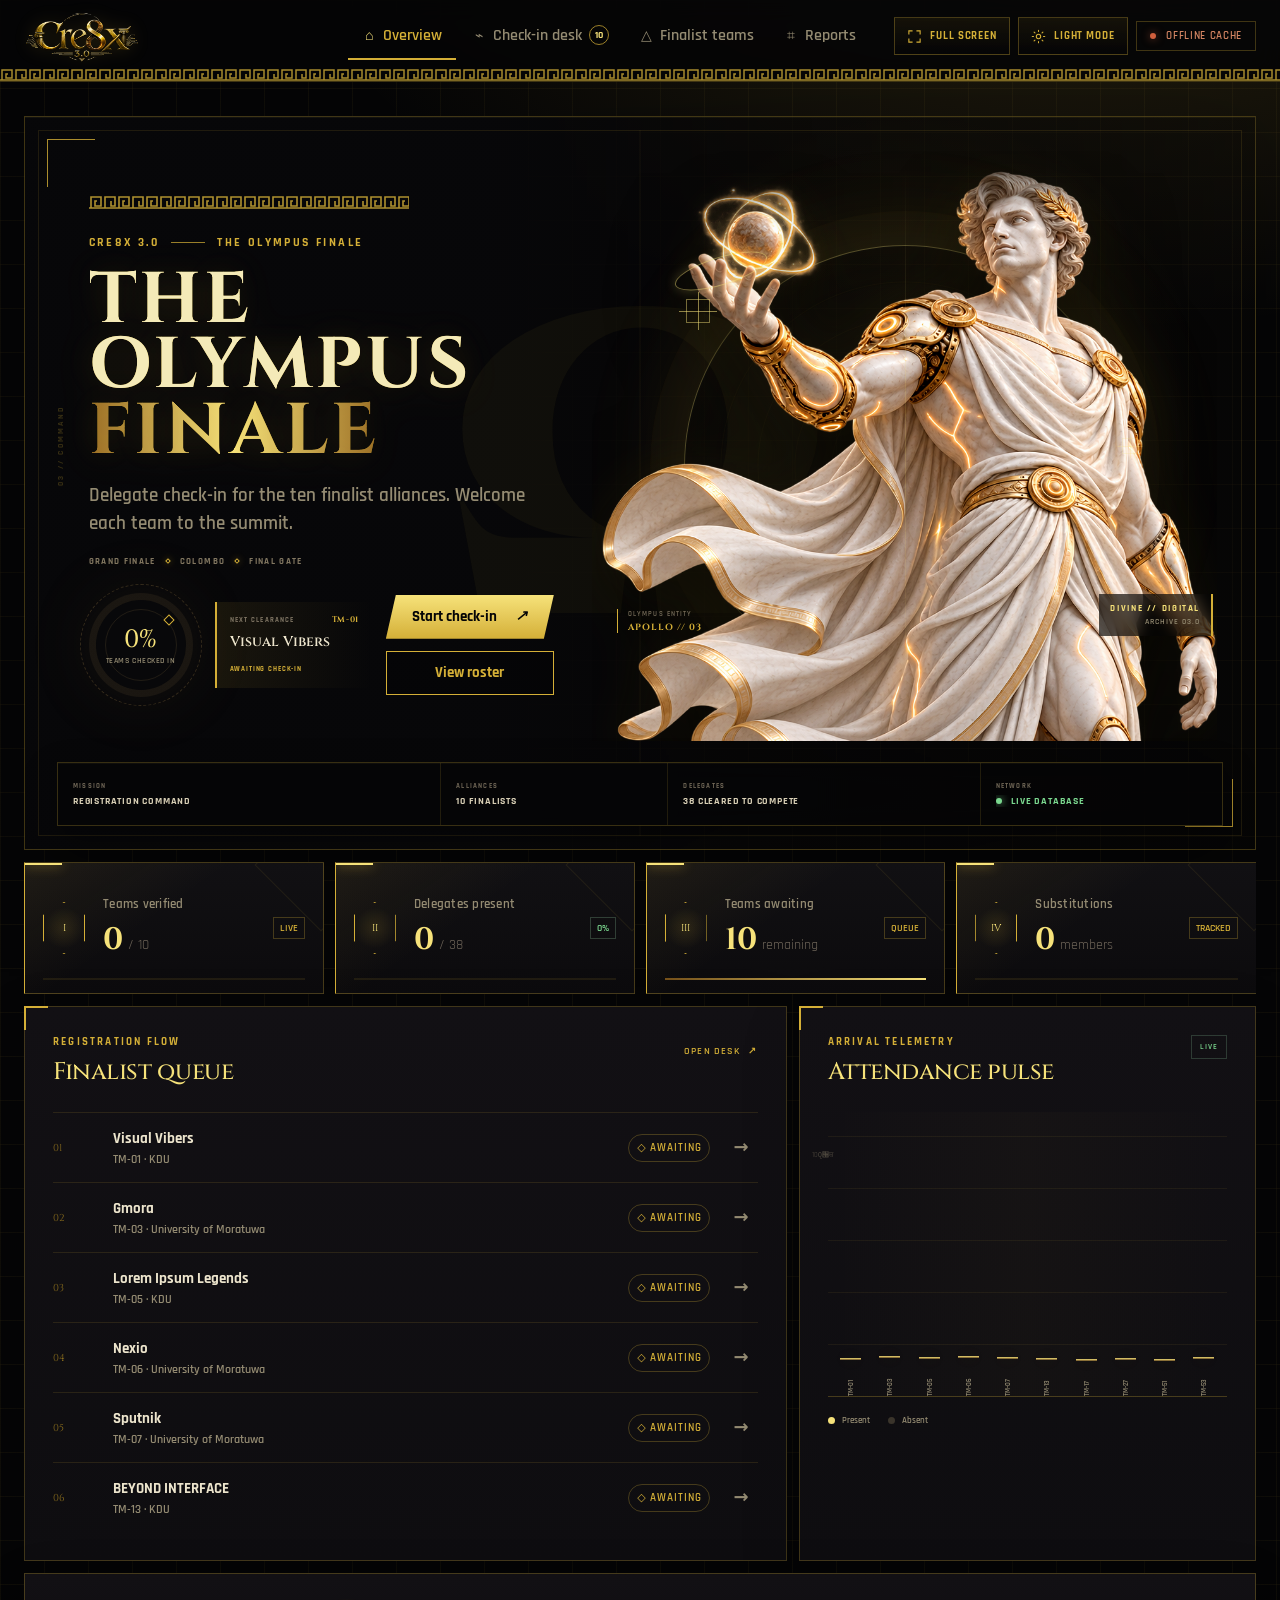
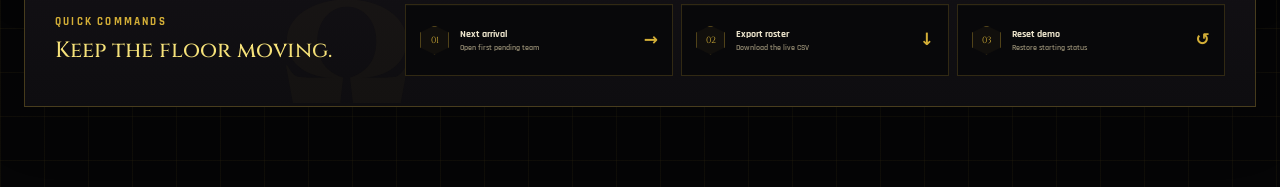
<file: index.html>
<!doctype html>
<html lang="en">
<head>
  <meta charset="UTF-8">
  <meta name="viewport" content="width=device-width, initial-scale=1.0">
  <meta name="theme-color" content="#080704">
  <script>try{document.documentElement.dataset.theme=localStorage.getItem("cre8x_theme_v1")==="light"?"light":"dark"}catch(_){document.documentElement.dataset.theme="dark"}</script>
  <link rel="icon" type="image/png" href="assets/cre8x-logo.png?v=3">
  <link rel="apple-touch-icon" href="assets/cre8x-logo.png?v=3">
  <meta name="description" content="Cre8x 3.0 Olympus Finale registration command desk">
  <title>Olympus Command · Cre8x 3.0</title>
  <link rel="preconnect" href="https://fonts.googleapis.com">
  <link rel="preconnect" href="https://fonts.gstatic.com" crossorigin>
  <link href="https://fonts.googleapis.com/css2?family=Cinzel:wght@500;700;900&family=Rajdhani:wght@500;600;700&display=swap" rel="stylesheet">
  <link rel="stylesheet" href="styles.css">
</head>
<body data-page="dashboard">
  <div class="preloader" data-preloader role="status" aria-label="Loading Cre8x Olympus Command">
    <div class="preloader-grid" aria-hidden="true"></div>
    <div class="preloader-core">
      <div class="glitch-logo" aria-hidden="true">
        <img class="glitch-base" src="assets/cre8x-logo.png" alt="">
        <img class="glitch-layer glitch-a" src="assets/cre8x-logo.png" alt="">
        <img class="glitch-layer glitch-b" src="assets/cre8x-logo.png" alt="">
      </div>
      <span class="loader-kicker">OLYMPUS NETWORK // CRE8X 3.0</span>
      <div class="loader-track"><i></i></div>
      <small>INITIALIZING REGISTRATION COMMAND</small>
    </div>
  </div>
  <div class="ambient" aria-hidden="true"><span></span><span></span><span></span></div>
  <div class="app-shell">
    <aside class="sidebar" id="sidebar">
      <a class="brand" href="index.html" aria-label="Cre8x 3.0 Olympus Command home"><img class="brand-logo" src="assets/cre8x-logo.png" alt="Cre8x 3.0"></a>
      <nav class="main-nav" aria-label="Primary navigation">
        <span class="nav-caption">Command</span>
        <a class="nav-link active" href="index.html"><i>⌂</i><span>Overview</span></a>
        <a class="nav-link" href="checkin.html"><i>⌁</i><span>Check-in desk</span><b class="nav-count" data-pending-count>10</b></a>
        <a class="nav-link" href="teams.html"><i>△</i><span>Finalist teams</span></a>
        <a class="nav-link" href="reports.html"><i>⌗</i><span>Reports</span></a>
      </nav>
      <div class="sidebar-orbit" aria-hidden="true">
        <span class="orbit-dot"></span><span class="orbit-ring"></span><span class="orbit-core">Ω</span>
      </div>
      <div class="sidebar-foot">
        <span class="signal"><i></i> System online</span>
        <small>Grand Finale · Colombo</small>
      </div>
    </aside>

    <div class="workspace">
      <header class="topbar">
        <button class="icon-button mobile-menu" data-menu-toggle aria-label="Open navigation">☰</button>
        <div class="topbar-title"><span>MISSION CONTROL</span><strong>Event overview</strong></div>
        <div class="topbar-actions">
          <button class="command-trigger" data-search-trigger><span>⌕</span> Search <kbd>Ctrl K</kbd></button>
          <div class="live-chip"><i></i><span>Live</span><b data-clock>00:00</b></div>
          <button class="avatar" aria-label="Organizer profile">CR</button>
        </div>
      </header>

      <main class="content">
        <section class="reference-hero reveal">
          <span class="hero-omega" aria-hidden="true">Ω</span>
          <div class="hero-copy">
            <div class="greek-key-line" aria-hidden="true"></div>
            <div class="eyebrow"><span>CRE8X 3.0</span><i></i><span>THE OLYMPUS FINALE</span></div>
            <h1><span>The Olympus</span><br><em>Finale</em></h1>
            <p>Delegate check-in for the ten finalist alliances. Welcome each team to the summit.</p>
            <div class="hero-coordinates" aria-label="Event details"><span>GRAND FINALE</span><i></i><span>COLOMBO</span><i></i><span>FINAL GATE</span></div>
            <div class="hero-command-row">
              <div class="progress-sigil" style="--progress: 0" data-progress-sigil>
                <div class="sigil-rings"><span></span><span></span></div>
                <div class="sigil-value"><strong data-progress-percent>0%</strong><small>TEAMS CHECKED IN</small></div>
              </div>
              <div class="next-clearance">
                <div><small>NEXT CLEARANCE</small><span data-next-team-code>TM-01</span></div>
                <strong data-next-team-name>Visual Vibers</strong>
                <em data-next-team-status>AWAITING CHECK-IN</em>
              </div>
              <div class="hero-actions">
                <a class="button primary" href="checkin.html"><span>Start check-in</span><i>↗</i></a>
                <a class="button ghost" href="teams.html">View roster</a>
              </div>
            </div>
          </div>
          <div class="hero-visual" aria-hidden="true">
            <span class="hero-orbit orbit-one"></span><span class="hero-orbit orbit-two"></span>
            <span class="hero-target target-a"></span><span class="hero-target target-b"></span>
            <img src="assets/apollo-orb.png" alt="">
            <div class="hero-scan-label"><small>OLYMPUS ENTITY</small><b>APOLLO // 03</b></div>
            <div class="visual-caption"><b>DIVINE // DIGITAL</b><span>ARCHIVE 03.0</span></div>
          </div>
          <div class="hero-status-rail" aria-label="Live event status">
            <span><small>MISSION</small><b>REGISTRATION COMMAND</b></span>
            <span><small>ALLIANCES</small><b>10 FINALISTS</b></span>
            <span><small>DELEGATES</small><b>38 CLEARED TO COMPETE</b></span>
            <span class="rail-live"><small>NETWORK</small><b><i></i> LIVE DATABASE</b></span>
          </div>
        </section>

        <section class="metrics-grid reveal delay-1" aria-label="Event metrics">
          <article class="metric-card"><span class="metric-rune">I</span><div><small>Teams verified</small><strong><b data-checked-count>0</b><i>/ 10</i></strong></div><em class="trend neutral">LIVE</em><span class="metric-meter"><i data-progress-bar></i></span></article>
          <article class="metric-card"><span class="metric-rune">II</span><div><small>Delegates present</small><strong><b data-present-count>0</b><i>/ 38</i></strong></div><em class="trend" data-attendance-percent>0%</em><span class="metric-meter"><i data-attendance-bar></i></span></article>
          <article class="metric-card"><span class="metric-rune">III</span><div><small>Teams awaiting</small><strong><b data-pending-count>10</b><i>remaining</i></strong></div><em class="trend neutral">QUEUE</em><span class="metric-meter"><i data-pending-bar></i></span></article>
          <article class="metric-card"><span class="metric-rune">IV</span><div><small>Substitutions</small><strong><b data-substitution-count>0</b><i>members</i></strong></div><em class="trend neutral">TRACKED</em><span class="metric-meter"><i data-substitution-bar></i></span></article>
        </section>

        <section class="dashboard-grid reveal delay-2">
          <article class="panel queue-panel">
            <div class="section-heading">
              <div><span class="eyebrow">REGISTRATION FLOW</span><h2>Finalist queue</h2></div>
              <a href="checkin.html">Open desk <i>↗</i></a>
            </div>
            <div class="queue-list" data-queue-list></div>
          </article>
          <article class="panel pulse-panel">
            <div class="section-heading"><div><span class="eyebrow">ARRIVAL TELEMETRY</span><h2>Attendance pulse</h2></div><span class="period">LIVE</span></div>
            <div class="pulse-chart" data-pulse-chart aria-label="Team attendance chart"></div>
            <div class="pulse-legend"><span><i class="gold-dot"></i>Present</span><span><i class="muted-dot"></i>Absent</span></div>
          </article>
        </section>

        <section class="command-strip reveal delay-3">
          <div><span class="eyebrow">QUICK COMMANDS</span><h2>Keep the floor moving.</h2></div>
          <div class="command-actions">
            <a href="checkin.html" class="command-card"><i>01</i><span><strong>Next arrival</strong><small>Open first pending team</small></span><b>→</b></a>
            <button class="command-card" data-export-csv><i>02</i><span><strong>Export roster</strong><small>Download the live CSV</small></span><b>↓</b></button>
            <button class="command-card" data-reset-demo><i>03</i><span><strong>Reset demo</strong><small>Restore starting status</small></span><b>↺</b></button>
          </div>
        </section>
      </main>
    </div>
  </div>

  <div class="search-dialog" data-search-dialog aria-hidden="true">
    <div class="search-modal" role="dialog" aria-modal="true" aria-label="Quick search">
      <div class="search-field"><span>⌕</span><input type="search" placeholder="Search a team, member or student ID…" data-global-search><kbd>ESC</kbd></div>
      <div class="search-results" data-search-results><p>Start typing to search the finalist roster.</p></div>
    </div>
  </div>
  <div class="toast" role="status" aria-live="polite" data-toast></div>
  <script src="config.js"></script>
  <script src="app.js"></script>
</body>
</html>
</file>
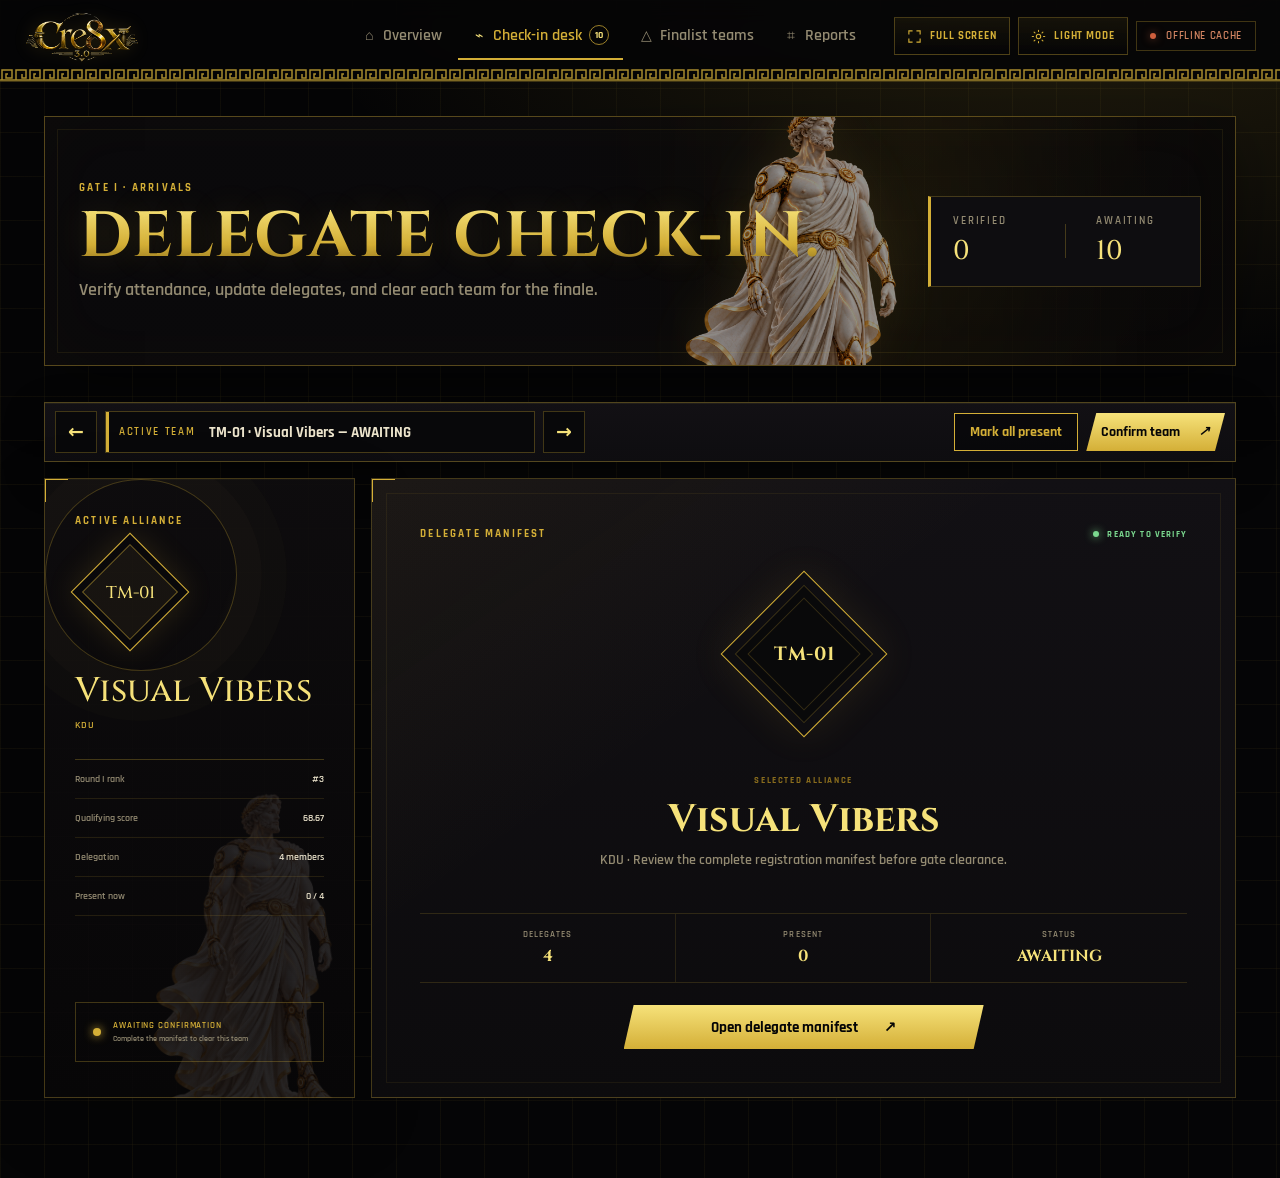
<file: checkin.html>
<!doctype html>
<html lang="en">
<head>
  <meta charset="UTF-8"><meta name="viewport" content="width=device-width, initial-scale=1.0"><meta name="theme-color" content="#080704"><script>try{document.documentElement.dataset.theme=localStorage.getItem("cre8x_theme_v1")==="light"?"light":"dark"}catch(_){document.documentElement.dataset.theme="dark"}</script><link rel="icon" type="image/png" href="assets/cre8x-logo.png?v=3"><link rel="apple-touch-icon" href="assets/cre8x-logo.png?v=3">
  <title>Check-in Desk · Cre8x 3.0</title>
  <link rel="preconnect" href="https://fonts.googleapis.com"><link rel="preconnect" href="https://fonts.gstatic.com" crossorigin>
  <link href="https://fonts.googleapis.com/css2?family=Cinzel:wght@500;700;900&family=Rajdhani:wght@500;600;700&display=swap" rel="stylesheet">
  <link rel="stylesheet" href="styles.css">
</head>
<body data-page="checkin">
  <div class="preloader" data-preloader role="status" aria-label="Loading Cre8x Olympus Command"><div class="preloader-grid" aria-hidden="true"></div><div class="preloader-core"><div class="glitch-logo" aria-hidden="true"><img class="glitch-base" src="assets/cre8x-logo.png" alt=""><img class="glitch-layer glitch-a" src="assets/cre8x-logo.png" alt=""><img class="glitch-layer glitch-b" src="assets/cre8x-logo.png" alt=""></div><span class="loader-kicker">OLYMPUS NETWORK // CRE8X 3.0</span><div class="loader-track"><i></i></div><small>INITIALIZING REGISTRATION COMMAND</small></div></div>
  <div class="ambient" aria-hidden="true"><span></span><span></span><span></span></div>
  <div class="app-shell">
    <aside class="sidebar" id="sidebar">
      <a class="brand" href="index.html" aria-label="Cre8x 3.0 Olympus Command home"><img class="brand-logo" src="assets/cre8x-logo.png" alt="Cre8x 3.0"></a>
      <nav class="main-nav" aria-label="Primary navigation"><span class="nav-caption">Command</span><a class="nav-link" href="index.html"><i>⌂</i><span>Overview</span></a><a class="nav-link active" href="checkin.html"><i>⌁</i><span>Check-in desk</span><b class="nav-count" data-pending-count>10</b></a><a class="nav-link" href="teams.html"><i>△</i><span>Finalist teams</span></a><a class="nav-link" href="reports.html"><i>⌗</i><span>Reports</span></a></nav>
      <div class="sidebar-orbit" aria-hidden="true"><span class="orbit-dot"></span><span class="orbit-ring"></span><span class="orbit-core">Ω</span></div>
      <div class="sidebar-foot"><span class="signal"><i></i> System online</span><small>Grand Finale · Colombo</small></div>
    </aside>
    <div class="workspace">
      <header class="topbar"><button class="icon-button mobile-menu" data-menu-toggle aria-label="Open navigation">☰</button><div class="topbar-title"><span>DELEGATE OPERATIONS</span><strong>Check-in desk</strong></div><div class="topbar-actions"><button class="command-trigger" data-search-trigger><span>⌕</span> Search <kbd>Ctrl K</kbd></button><div class="live-chip"><i></i><span>Live</span><b data-clock>00:00</b></div><button class="avatar">CR</button></div></header>

      <main class="content checkin-content">
        <section class="page-intro reveal">
          <div><span class="eyebrow">GATE I · ARRIVALS</span><h1>Delegate <em>check-in.</em></h1><p>Verify attendance, update delegates, and clear each team for the finale.</p></div>
          <div class="intro-stats"><span><small>VERIFIED</small><strong data-checked-count>0</strong></span><i></i><span><small>AWAITING</small><strong data-pending-count>10</strong></span></div>
        </section>

        <section class="desk-toolbar reveal delay-1">
          <button class="step-button" data-prev-team aria-label="Previous team">←</button>
          <label class="team-select-wrap"><span>ACTIVE TEAM</span><select data-team-select aria-label="Select team"></select></label>
          <button class="step-button" data-next-team aria-label="Next team">→</button>
          <div class="toolbar-spacer"></div>
          <button class="button ghost compact" data-mark-all>Mark all present</button>
          <button class="button primary compact" data-confirm-team>Confirm team <i>↗</i></button>
        </section>

        <section class="active-team-layout reveal delay-2">
          <article class="team-profile gold-frame" data-team-profile></article>
          <article class="manifest-launch panel" aria-labelledby="manifest-launch-title">
            <div class="manifest-launch-head"><span class="eyebrow">DELEGATE MANIFEST</span><span class="manifest-ready"><i></i> READY TO VERIFY</span></div>
            <div class="manifest-launch-sigil" aria-hidden="true"><span data-manifest-launch-code>TM-01</span></div>
            <div class="manifest-launch-copy">
              <span>SELECTED ALLIANCE</span>
              <h2 id="manifest-launch-title" data-manifest-launch-title>Team manifest</h2>
              <p data-manifest-launch-university>Review registered delegates, confirm attendance, manage replacements, and record the desk handover.</p>
            </div>
            <div class="manifest-launch-stats" aria-label="Selected team manifest summary">
              <span><small>DELEGATES</small><b data-manifest-launch-total>0</b></span>
              <span><small>PRESENT</small><b data-manifest-launch-present>0</b></span>
              <span><small>STATUS</small><b data-manifest-launch-status>AWAITING</b></span>
            </div>
            <button class="button primary manifest-open-button" type="button" data-open-manifest>Open delegate manifest <i aria-hidden="true">↗</i></button>
          </article>
        </section>
      </main>
    </div>
  </div>

  <div class="manifest-modal" data-manifest-modal aria-hidden="true">
    <section class="member-manifest manifest-dialog gold-frame" role="dialog" aria-modal="true" aria-labelledby="manifest-dialog-title" aria-describedby="manifest-dialog-description" tabindex="-1">
      <button class="manifest-close" type="button" data-close-manifest aria-label="Close delegate manifest"><span aria-hidden="true">×</span></button>
      <header class="manifest-dialog-head">
        <div class="manifest-title-block"><span class="eyebrow">DELEGATE MANIFEST · LIVE ROSTER</span><h2 id="manifest-dialog-title" data-manifest-title>Team members</h2><p id="manifest-dialog-description" data-manifest-description>Verify every registered delegate before clearing this team.</p></div>
        <span class="manifest-count" data-member-count>0 / 0 present</span>
      </header>
      <div class="manifest-overview" aria-label="Team registration summary">
        <span><small>ALLIANCE</small><strong data-manifest-team>—</strong></span>
        <span><small>INSTITUTION</small><strong data-manifest-institution>—</strong></span>
        <span><small>QUALIFYING</small><strong data-manifest-score>—</strong></span>
        <span><small>CHECK-IN</small><strong data-manifest-status>AWAITING</strong></span>
      </div>
      <div class="manifest-scroll-region">
        <div class="member-list" data-member-list></div>
        <div class="desk-notes"><label for="desk-note">DESK NOTE</label><textarea id="desk-note" rows="2" placeholder="Badge issued, special access, equipment handover…" data-desk-note></textarea><button type="button" data-save-note>Save note</button></div>
      </div>
      <footer class="manifest-dialog-actions">
        <div class="manifest-clearance" aria-live="polite"><i aria-hidden="true"></i><span><small>GATE CLEARANCE</small><strong data-manifest-clearance>Attendance confirmation required</strong></span></div>
        <div class="manifest-action-buttons"><button class="button ghost" type="button" data-close-manifest>Close</button><button class="button primary manifest-confirm" type="button" data-confirm-team>Confirm team <i aria-hidden="true">↗</i></button></div>
      </footer>
    </section>
  </div>

  <div class="member-modal" data-member-modal aria-hidden="true"><div class="member-modal-card gold-frame" role="dialog" aria-modal="true" aria-label="Replace delegate"><button class="modal-close" data-close-modal aria-label="Close">×</button><span class="eyebrow">ROSTER UPDATE</span><h2>Replace delegate</h2><p>Original: <strong data-original-member></strong></p><label>Replacement name<input data-replacement-name placeholder="Full name"></label><label>Student ID<input data-replacement-id placeholder="Registration number"></label><label>Contact number<input data-replacement-phone placeholder="Mobile / WhatsApp"></label><div class="modal-actions"><button class="button ghost" data-close-modal>Cancel</button><button class="button primary" data-save-replacement>Save replacement</button></div></div></div>
  <div class="search-dialog" data-search-dialog aria-hidden="true"><div class="search-modal" role="dialog" aria-modal="true" aria-label="Quick search"><div class="search-field"><span>⌕</span><input type="search" placeholder="Search a team, member or student ID…" data-global-search><kbd>ESC</kbd></div><div class="search-results" data-search-results><p>Start typing to search the finalist roster.</p></div></div></div>
  <div class="toast" role="status" aria-live="polite" data-toast></div>
  <script src="config.js"></script>
  <script src="app.js"></script>
</body>
</html>
</file>
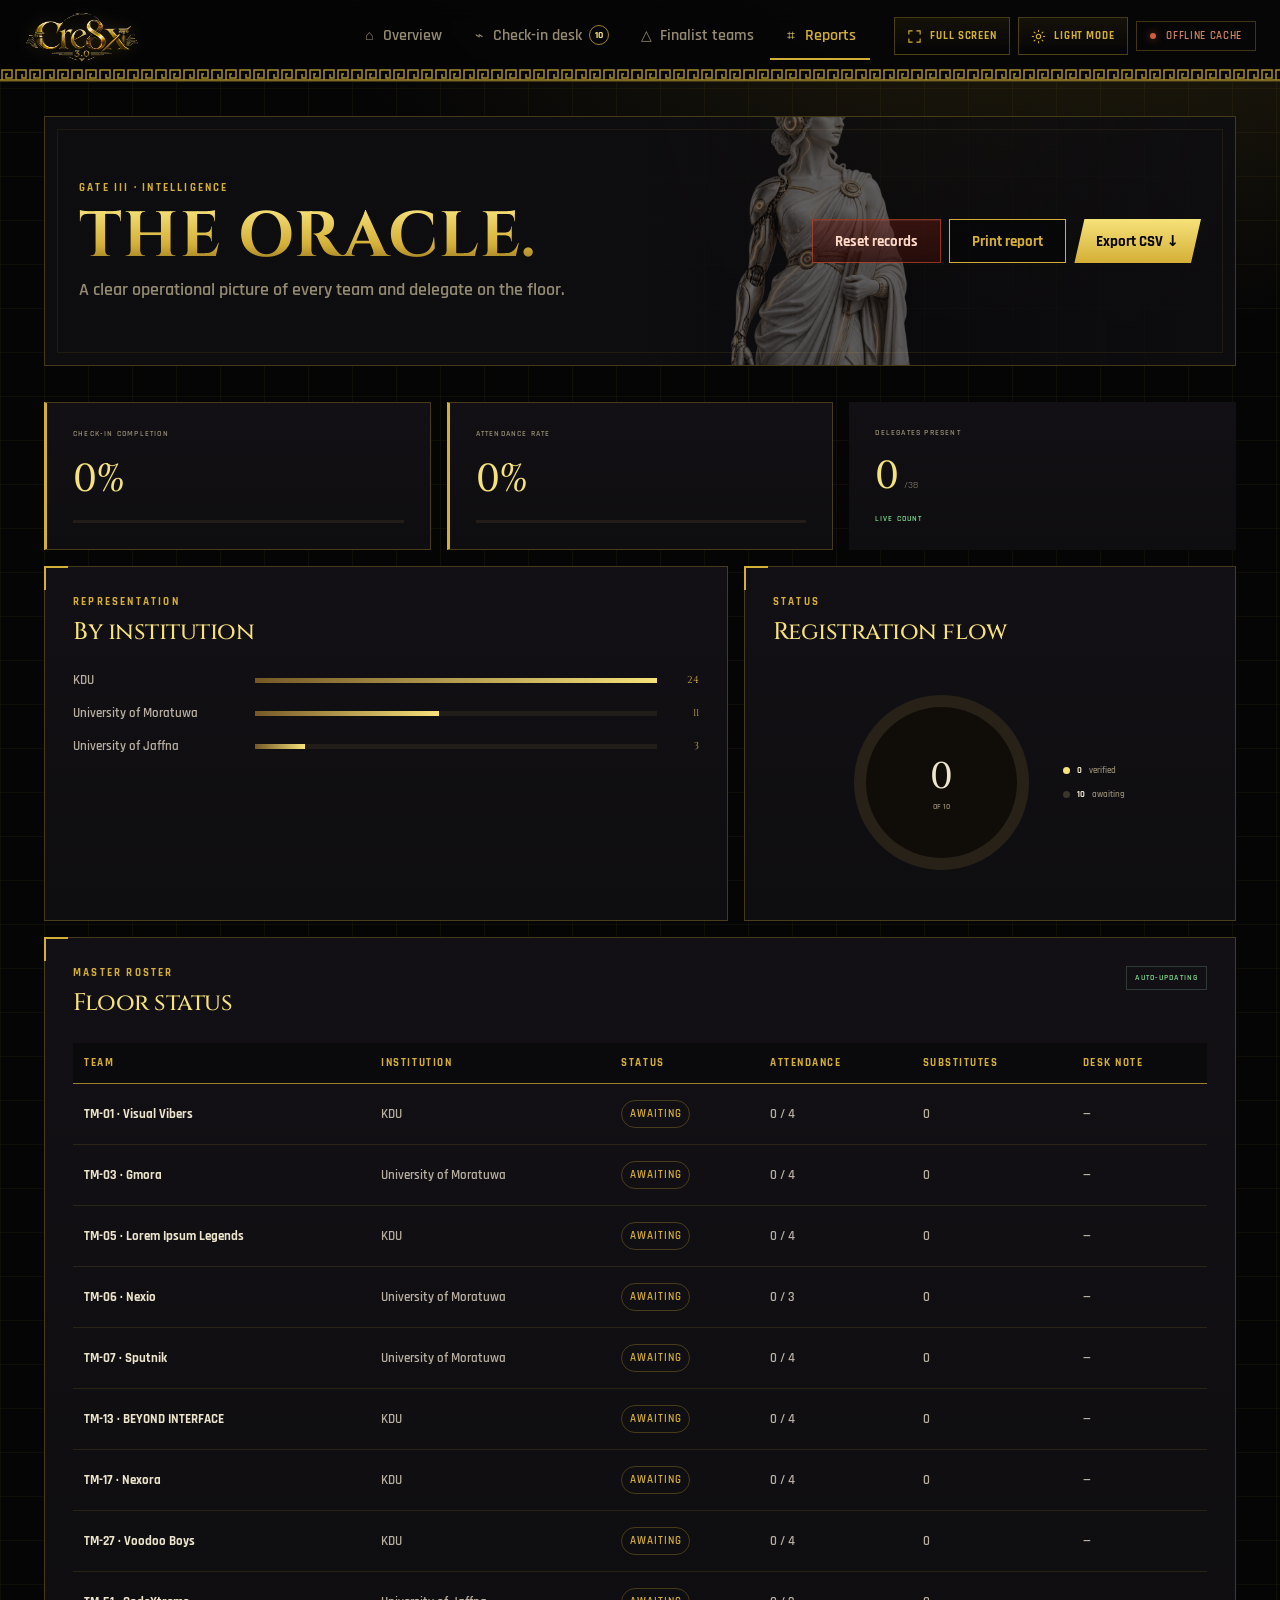
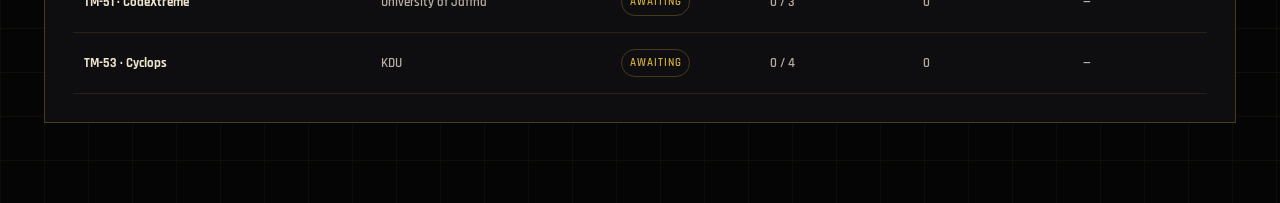
<file: reports.html>
<!doctype html>
<html lang="en">
<head>
  <meta charset="UTF-8"><meta name="viewport" content="width=device-width, initial-scale=1.0"><meta name="theme-color" content="#080704"><script>try{document.documentElement.dataset.theme=localStorage.getItem("cre8x_theme_v1")==="light"?"light":"dark"}catch(_){document.documentElement.dataset.theme="dark"}</script><link rel="icon" type="image/png" href="assets/cre8x-logo.png?v=3"><link rel="apple-touch-icon" href="assets/cre8x-logo.png?v=3">
  <title>Live Reports · Cre8x 3.0</title>
  <link rel="preconnect" href="https://fonts.googleapis.com"><link rel="preconnect" href="https://fonts.gstatic.com" crossorigin>
  <link href="https://fonts.googleapis.com/css2?family=Cinzel:wght@500;700;900&family=Rajdhani:wght@500;600;700&display=swap" rel="stylesheet"><link rel="stylesheet" href="styles.css">
</head>
<body data-page="reports">
  <div class="preloader" data-preloader role="status" aria-label="Loading Cre8x Olympus Command"><div class="preloader-grid" aria-hidden="true"></div><div class="preloader-core"><div class="glitch-logo" aria-hidden="true"><img class="glitch-base" src="assets/cre8x-logo.png" alt=""><img class="glitch-layer glitch-a" src="assets/cre8x-logo.png" alt=""><img class="glitch-layer glitch-b" src="assets/cre8x-logo.png" alt=""></div><span class="loader-kicker">OLYMPUS NETWORK // CRE8X 3.0</span><div class="loader-track"><i></i></div><small>INITIALIZING REGISTRATION COMMAND</small></div></div>
  <div class="ambient" aria-hidden="true"><span></span><span></span><span></span></div>
  <div class="app-shell">
    <aside class="sidebar" id="sidebar"><a class="brand" href="index.html" aria-label="Cre8x 3.0 Olympus Command home"><img class="brand-logo" src="assets/cre8x-logo.png" alt="Cre8x 3.0"></a><nav class="main-nav" aria-label="Primary navigation"><span class="nav-caption">Command</span><a class="nav-link" href="index.html"><i>⌂</i><span>Overview</span></a><a class="nav-link" href="checkin.html"><i>⌁</i><span>Check-in desk</span><b class="nav-count" data-pending-count>10</b></a><a class="nav-link" href="teams.html"><i>△</i><span>Finalist teams</span></a><a class="nav-link active" href="reports.html"><i>⌗</i><span>Reports</span></a></nav><div class="sidebar-orbit" aria-hidden="true"><span class="orbit-dot"></span><span class="orbit-ring"></span><span class="orbit-core">Ω</span></div><div class="sidebar-foot"><span class="signal"><i></i> System online</span><small>Grand Finale · Colombo</small></div></aside>
    <div class="workspace"><header class="topbar"><button class="icon-button mobile-menu" data-menu-toggle aria-label="Open navigation">☰</button><div class="topbar-title"><span>ORACLE ANALYTICS</span><strong>Live reports</strong></div><div class="topbar-actions"><button class="command-trigger" data-search-trigger><span>⌕</span> Search <kbd>Ctrl K</kbd></button><div class="live-chip"><i></i><span>Live</span><b data-clock>00:00</b></div><button class="avatar">CR</button></div></header>
      <main class="content reports-content">
        <section class="page-intro reveal"><div><span class="eyebrow">GATE III · INTELLIGENCE</span><h1>The <em>oracle.</em></h1><p>A clear operational picture of every team and delegate on the floor.</p></div><div class="intro-actions"><button class="button danger-button" data-open-reset>Reset records</button><button class="button ghost" onclick="window.print()">Print report</button><button class="button primary" data-export-csv>Export CSV ↓</button></div></section>
        <section class="reports-kpis reveal delay-1">
          <article><small>CHECK-IN COMPLETION</small><strong data-progress-percent>0%</strong><div class="thin-progress"><i data-progress-bar></i></div></article>
          <article><small>ATTENDANCE RATE</small><strong data-attendance-percent>0%</strong><div class="thin-progress"><i data-attendance-bar></i></div></article>
          <article><small>DELEGATES PRESENT</small><strong><span data-present-count>0</span><em>/38</em></strong><span class="report-tag">LIVE COUNT</span></article>
        </section>
        <section class="report-grid reveal delay-2">
          <article class="panel institutional-panel"><div class="section-heading"><div><span class="eyebrow">REPRESENTATION</span><h2>By institution</h2></div></div><div data-institution-bars></div></article>
          <article class="panel status-breakdown"><div class="section-heading"><div><span class="eyebrow">STATUS</span><h2>Registration flow</h2></div></div><div class="donut-wrap"><div class="report-donut" data-report-donut><span><b data-checked-count>0</b><small>OF 10</small></span></div><div class="donut-legend"><span><i class="gold-dot"></i><b data-checked-count>0</b> verified</span><span><i class="muted-dot"></i><b data-pending-count>10</b> awaiting</span></div></div></article>
        </section>
        <section class="panel roster-report reveal delay-3"><div class="section-heading"><div><span class="eyebrow">MASTER ROSTER</span><h2>Floor status</h2></div><span class="period">AUTO-UPDATING</span></div><div class="table-scroll"><table><thead><tr><th>TEAM</th><th>INSTITUTION</th><th>STATUS</th><th>ATTENDANCE</th><th>SUBSTITUTES</th><th>DESK NOTE</th></tr></thead><tbody data-report-rows></tbody></table></div></section>
      </main>
    </div>
  </div>
  <div class="search-dialog" data-search-dialog aria-hidden="true"><div class="search-modal" role="dialog" aria-modal="true" aria-label="Quick search"><div class="search-field"><span>⌕</span><input type="search" placeholder="Search a team, member or student ID…" data-global-search><kbd>ESC</kbd></div><div class="search-results" data-search-results><p>Start typing to search the finalist roster.</p></div></div></div>
  <div class="toast" role="status" aria-live="polite" data-toast></div><script src="config.js"></script><script src="app.js"></script>
</body>
</html>
</file>
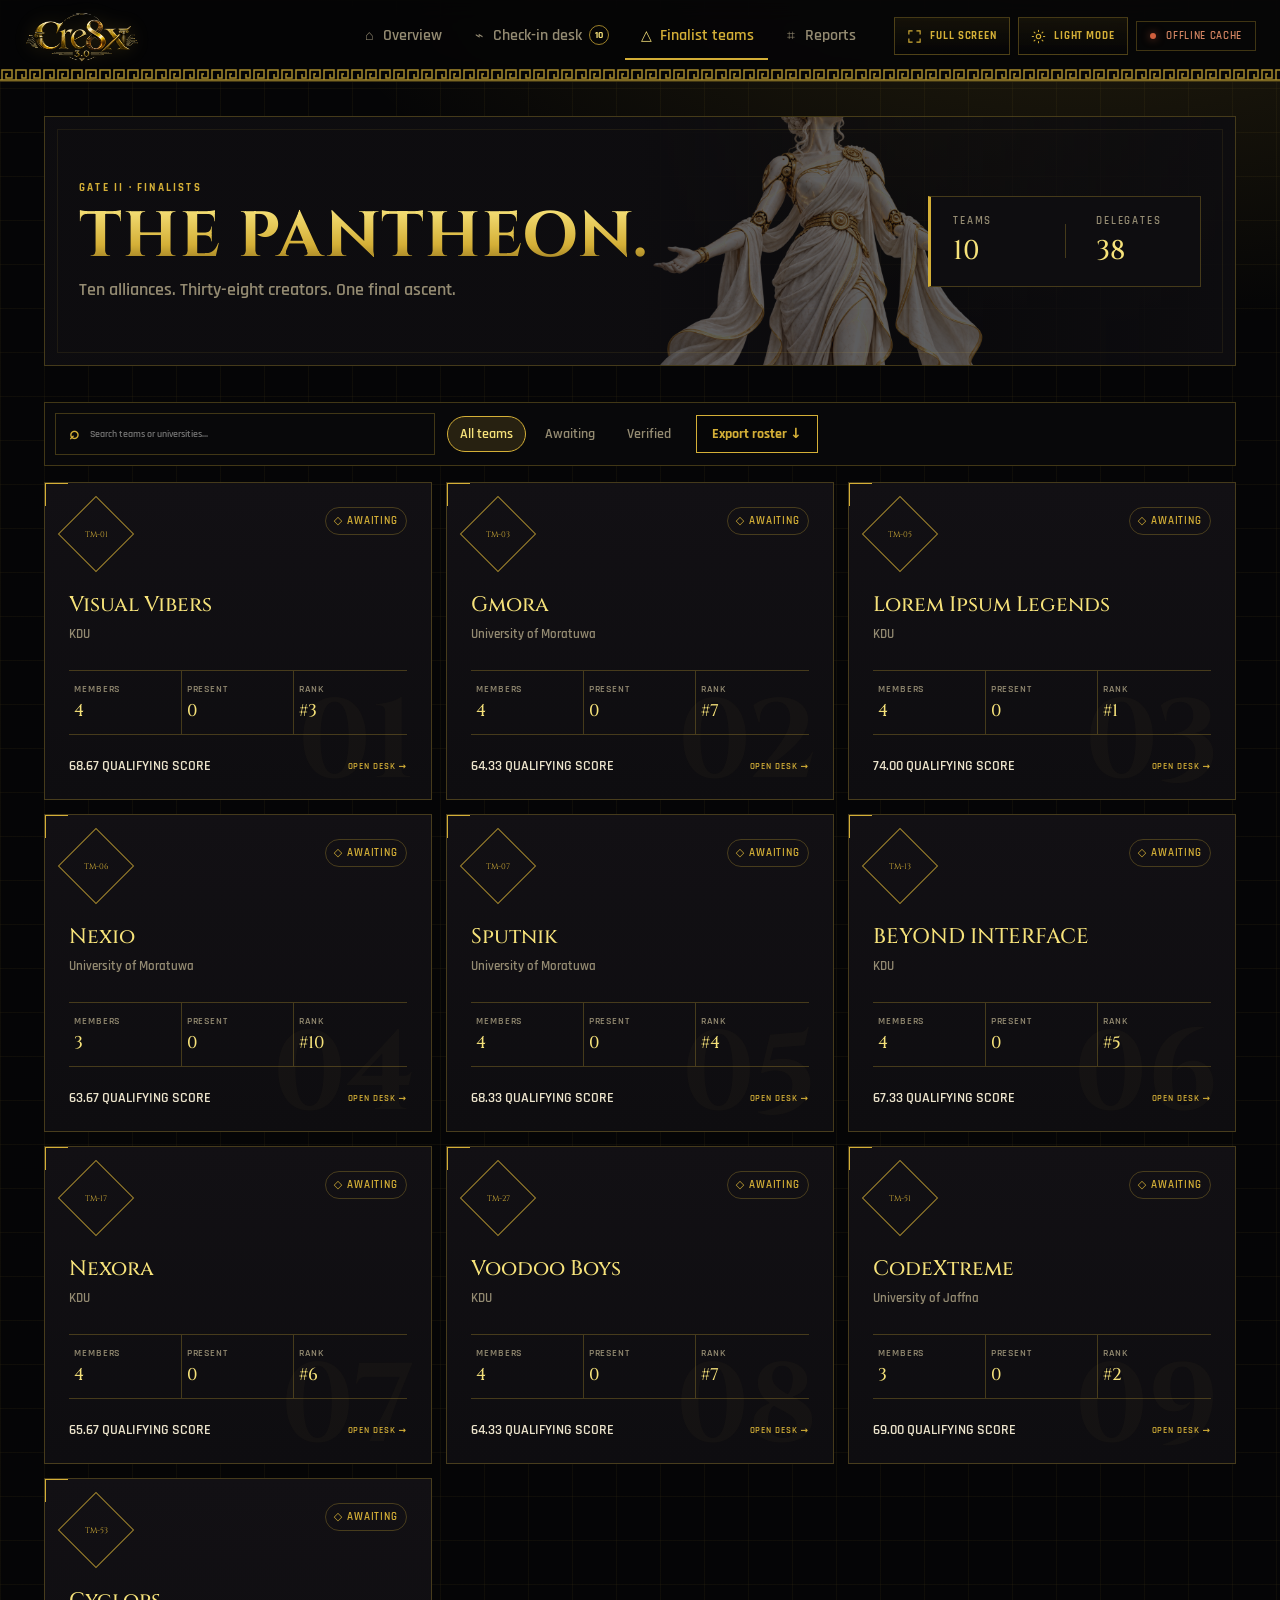
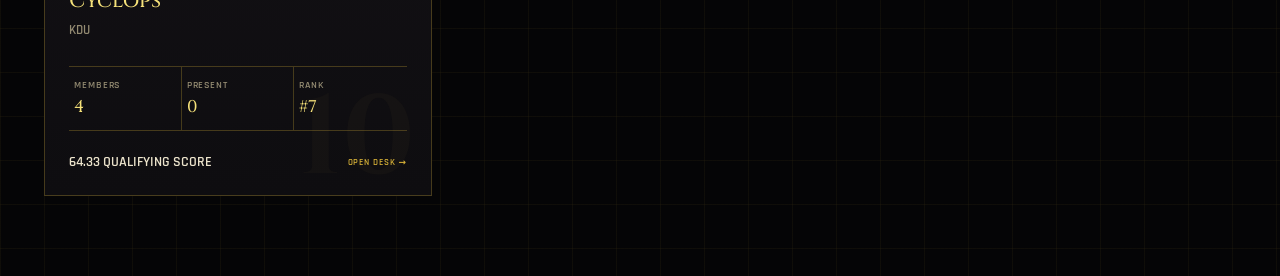
<file: teams.html>
<!doctype html>
<html lang="en">
<head>
  <meta charset="UTF-8"><meta name="viewport" content="width=device-width, initial-scale=1.0"><meta name="theme-color" content="#080704"><script>try{document.documentElement.dataset.theme=localStorage.getItem("cre8x_theme_v1")==="light"?"light":"dark"}catch(_){document.documentElement.dataset.theme="dark"}</script><link rel="icon" type="image/png" href="assets/cre8x-logo.png?v=3"><link rel="apple-touch-icon" href="assets/cre8x-logo.png?v=3">
  <title>Finalist Teams · Cre8x 3.0</title>
  <link rel="preconnect" href="https://fonts.googleapis.com"><link rel="preconnect" href="https://fonts.gstatic.com" crossorigin>
  <link href="https://fonts.googleapis.com/css2?family=Cinzel:wght@500;700;900&family=Rajdhani:wght@500;600;700&display=swap" rel="stylesheet"><link rel="stylesheet" href="styles.css">
</head>
<body data-page="teams">
  <div class="preloader" data-preloader role="status" aria-label="Loading Cre8x Olympus Command"><div class="preloader-grid" aria-hidden="true"></div><div class="preloader-core"><div class="glitch-logo" aria-hidden="true"><img class="glitch-base" src="assets/cre8x-logo.png" alt=""><img class="glitch-layer glitch-a" src="assets/cre8x-logo.png" alt=""><img class="glitch-layer glitch-b" src="assets/cre8x-logo.png" alt=""></div><span class="loader-kicker">OLYMPUS NETWORK // CRE8X 3.0</span><div class="loader-track"><i></i></div><small>INITIALIZING REGISTRATION COMMAND</small></div></div>
  <div class="ambient" aria-hidden="true"><span></span><span></span><span></span></div>
  <div class="app-shell">
    <aside class="sidebar" id="sidebar"><a class="brand" href="index.html" aria-label="Cre8x 3.0 Olympus Command home"><img class="brand-logo" src="assets/cre8x-logo.png" alt="Cre8x 3.0"></a><nav class="main-nav" aria-label="Primary navigation"><span class="nav-caption">Command</span><a class="nav-link" href="index.html"><i>⌂</i><span>Overview</span></a><a class="nav-link" href="checkin.html"><i>⌁</i><span>Check-in desk</span><b class="nav-count" data-pending-count>10</b></a><a class="nav-link active" href="teams.html"><i>△</i><span>Finalist teams</span></a><a class="nav-link" href="reports.html"><i>⌗</i><span>Reports</span></a></nav><div class="sidebar-orbit" aria-hidden="true"><span class="orbit-dot"></span><span class="orbit-ring"></span><span class="orbit-core">Ω</span></div><div class="sidebar-foot"><span class="signal"><i></i> System online</span><small>Grand Finale · Colombo</small></div></aside>
    <div class="workspace"><header class="topbar"><button class="icon-button mobile-menu" data-menu-toggle aria-label="Open navigation">☰</button><div class="topbar-title"><span>THE PANTHEON</span><strong>Finalist teams</strong></div><div class="topbar-actions"><button class="command-trigger" data-search-trigger><span>⌕</span> Search <kbd>Ctrl K</kbd></button><div class="live-chip"><i></i><span>Live</span><b data-clock>00:00</b></div><button class="avatar">CR</button></div></header>
      <main class="content">
        <section class="page-intro reveal"><div><span class="eyebrow">GATE II · FINALISTS</span><h1>The <em>pantheon.</em></h1><p>Ten alliances. Thirty-eight creators. One final ascent.</p></div><div class="intro-stats"><span><small>TEAMS</small><strong>10</strong></span><i></i><span><small>DELEGATES</small><strong>38</strong></span></div></section>
        <section class="filter-bar reveal delay-1"><label class="inline-search"><span>⌕</span><input type="search" placeholder="Search teams or universities…" data-team-filter></label><div class="filter-pills" role="group" aria-label="Team status filters"><button class="active" data-filter="all">All teams</button><button data-filter="pending">Awaiting</button><button data-filter="checked">Verified</button></div><button class="button ghost compact" data-export-csv>Export roster ↓</button></section>
        <section class="team-gallery reveal delay-2" data-team-gallery></section>
      </main>
    </div>
  </div>
  <div class="search-dialog" data-search-dialog aria-hidden="true"><div class="search-modal" role="dialog" aria-modal="true" aria-label="Quick search"><div class="search-field"><span>⌕</span><input type="search" placeholder="Search a team, member or student ID…" data-global-search><kbd>ESC</kbd></div><div class="search-results" data-search-results><p>Start typing to search the finalist roster.</p></div></div></div>
  <div class="toast" role="status" aria-live="polite" data-toast></div><script src="config.js"></script><script src="app.js"></script>
</body>
</html>
</file>
<file: styles.css>
:root {
  --ink: #070604;
  --ink-soft: #0e0c08;
  --surface: rgba(22, 18, 11, .78);
  --surface-strong: #17120b;
  --surface-hover: #201a10;
  --gold: #c9a15b;
  --gold-bright: #f0d393;
  --gold-pale: #f8e8bd;
  --bronze: #826634;
  --ivory: #f1eadc;
  --muted: #918779;
  --line: rgba(201, 161, 91, .2);
  --line-bright: rgba(201, 161, 91, .48);
  --success: #93cfa4;
  --danger: #dd7f72;
  --display: "Cinzel", Georgia, serif;
  --sans: "Manrope", system-ui, sans-serif;
  --sidebar: 252px;
  --ease: cubic-bezier(.2, .8, .2, 1);
}

* { box-sizing: border-box; }
html { scroll-behavior: smooth; }
body { margin: 0; min-height: 100vh; background: var(--ink); color: var(--ivory); font-family: var(--sans); -webkit-font-smoothing: antialiased; }
button, input, select, textarea { font: inherit; }
button, a { -webkit-tap-highlight-color: transparent; }
a { color: inherit; text-decoration: none; }
button { color: inherit; }
::selection { background: var(--gold); color: var(--ink); }
::-webkit-scrollbar { width: 10px; height: 10px; }
::-webkit-scrollbar-track { background: var(--ink); }
::-webkit-scrollbar-thumb { background: #352a19; border: 3px solid var(--ink); border-radius: 10px; }

body::before { content: ""; position: fixed; inset: 0; pointer-events: none; opacity: .16; z-index: 20; background-image: url("data:image/svg+xml,%3Csvg viewBox='0 0 180 180' xmlns='http://www.w3.org/2000/svg'%3E%3Cfilter id='n'%3E%3CfeTurbulence type='fractalNoise' baseFrequency='.9' numOctaves='4' stitchTiles='stitch'/%3E%3C/filter%3E%3Crect width='100%25' height='100%25' filter='url(%23n)' opacity='.18'/%3E%3C/svg%3E"); mix-blend-mode: soft-light; }
.ambient { position: fixed; inset: 0; overflow: hidden; pointer-events: none; z-index: -1; }
.ambient::before { content: ""; position: absolute; inset: 0; background-image: linear-gradient(rgba(201,161,91,.025) 1px, transparent 1px), linear-gradient(90deg, rgba(201,161,91,.025) 1px, transparent 1px); background-size: 68px 68px; mask-image: linear-gradient(to bottom, black, transparent 72%); }
.ambient span { position: absolute; border-radius: 50%; filter: blur(1px); background: radial-gradient(circle, rgba(201,161,91,.12), transparent 68%); }
.ambient span:nth-child(1) { width: 820px; height: 820px; right: -340px; top: -360px; }
.ambient span:nth-child(2) { width: 540px; height: 540px; left: 8%; bottom: -400px; opacity: .55; }

.app-shell { min-height: 100vh; }
.sidebar { position: fixed; inset: 0 auto 0 0; width: var(--sidebar); display: flex; flex-direction: column; padding: 28px 20px 22px; border-right: 1px solid var(--line); background: rgba(7,6,4,.84); backdrop-filter: blur(24px); z-index: 15; }
.sidebar::before { content: ""; position: absolute; top: 0; left: 0; right: 0; height: 7px; background: repeating-linear-gradient(90deg, var(--gold) 0 14px, transparent 14px 21px, var(--gold) 21px 28px, transparent 28px 42px); opacity: .55; }
.brand { display: flex; align-items: center; gap: 13px; padding: 8px; }
.brand-mark { width: 50px; height: 50px; display: grid; place-items: center; position: relative; border: 1px solid var(--gold); transform: rotate(45deg); background: radial-gradient(circle, rgba(201,161,91,.18), transparent 65%); box-shadow: inset 0 0 0 4px var(--ink), inset 0 0 0 5px rgba(201,161,91,.35); }
.brand-mark i { font-family: var(--display); font-size: 22px; font-style: normal; transform: rotate(-45deg); color: var(--gold-pale); }
.brand-mark b { position: absolute; font: 7px var(--sans); letter-spacing: 1px; transform: rotate(-45deg) translate(10px, 10px); color: var(--gold); }
.brand > span:last-child { display: flex; flex-direction: column; gap: 1px; }
.brand strong { font: 700 21px/1 var(--display); letter-spacing: .13em; }
.brand small { margin-top: 5px; font-size: 8px; color: var(--gold); letter-spacing: .23em; }
.main-nav { display: flex; flex-direction: column; gap: 7px; margin-top: 64px; }
.nav-caption { color: #5e5548; font-size: 9px; letter-spacing: .26em; padding: 0 13px 10px; }
.nav-link { height: 50px; display: flex; align-items: center; gap: 13px; padding: 0 13px; color: #82796b; border: 1px solid transparent; transition: .25s var(--ease); position: relative; }
.nav-link i { width: 22px; color: var(--bronze); font: normal 19px var(--display); text-align: center; }
.nav-link span { font-size: 13px; font-weight: 600; }
.nav-link:hover { color: var(--ivory); transform: translateX(3px); }
.nav-link.active { background: linear-gradient(90deg, rgba(201,161,91,.16), rgba(201,161,91,.03)); color: var(--gold-pale); border-color: var(--line); }
.nav-link.active::before { content: ""; position: absolute; left: -21px; width: 2px; height: 28px; background: var(--gold-bright); box-shadow: 0 0 16px var(--gold); }
.nav-link.active i { color: var(--gold-bright); }
.nav-count { margin-left: auto; min-width: 22px; height: 22px; display: grid; place-items: center; border: 1px solid var(--line); font-size: 10px; font-weight: 700; color: var(--gold); border-radius: 50%; }
.sidebar-orbit { width: 146px; height: 146px; margin: auto auto 28px; position: relative; display: grid; place-items: center; opacity: .5; }
.orbit-ring { position: absolute; width: 112px; height: 112px; border: 1px solid var(--line-bright); border-radius: 50%; box-shadow: inset 0 0 35px rgba(201,161,91,.07); }
.orbit-ring::before, .orbit-ring::after { content: ""; position: absolute; inset: 15px; border: 1px dashed var(--line); border-radius: 50%; }
.orbit-ring::after { inset: -16px; border-style: solid; opacity: .25; }
.orbit-core { font: 24px var(--display); color: var(--gold); }
.orbit-dot { position: absolute; width: 7px; height: 7px; border-radius: 50%; background: var(--gold-bright); top: 16px; left: 68px; box-shadow: 0 0 14px var(--gold); transform-origin: 4px 57px; animation: orbit 9s linear infinite; }
.sidebar-foot { display: flex; flex-direction: column; gap: 7px; padding: 16px 10px 0; border-top: 1px solid var(--line); }
.sidebar-foot small { font-size: 9px; letter-spacing: .13em; color: #5d554a; text-transform: uppercase; }
.signal { font-size: 10px; color: var(--success); text-transform: uppercase; letter-spacing: .11em; }
.signal i, .live-chip i { display: inline-block; width: 6px; height: 6px; border-radius: 50%; background: var(--success); box-shadow: 0 0 8px var(--success); margin-right: 7px; animation: pulse 2s infinite; }

.workspace { min-height: 100vh; margin-left: var(--sidebar); }
.topbar { height: 82px; display: flex; align-items: center; justify-content: space-between; gap: 24px; padding: 0 clamp(24px, 4vw, 62px); border-bottom: 1px solid var(--line); position: sticky; top: 0; z-index: 12; background: rgba(7,6,4,.72); backdrop-filter: blur(18px); }
.topbar-title { display: flex; flex-direction: column; gap: 2px; }
.topbar-title span { color: var(--bronze); font-size: 8px; letter-spacing: .24em; }
.topbar-title strong { font-family: var(--display); font-size: 14px; letter-spacing: .04em; }
.topbar-actions { display: flex; align-items: center; gap: 10px; }
.command-trigger { display: flex; align-items: center; gap: 8px; height: 38px; padding: 0 10px 0 13px; border: 1px solid var(--line); background: rgba(255,255,255,.02); color: var(--muted); font-size: 11px; cursor: pointer; }
.command-trigger:hover { border-color: var(--line-bright); color: var(--ivory); }
kbd { padding: 3px 6px; border: 1px solid var(--line); background: #15110b; color: #756b5e; font-size: 8px; font-family: var(--sans); }
.live-chip { display: flex; align-items: center; height: 38px; padding: 0 12px; border: 1px solid var(--line); color: var(--muted); font-size: 10px; letter-spacing: .08em; text-transform: uppercase; }
.live-chip b { color: var(--ivory); font-weight: 500; padding-left: 9px; margin-left: 9px; border-left: 1px solid var(--line); font-variant-numeric: tabular-nums; }
.avatar { width: 38px; height: 38px; border-radius: 50%; border: 1px solid var(--gold); background: linear-gradient(135deg, var(--gold), #65491f); color: var(--ink); font-size: 10px; font-weight: 800; cursor: pointer; }
.mobile-menu { display: none; }
.content { width: min(1540px, 100%); margin: 0 auto; padding: clamp(28px, 4.5vw, 70px) clamp(22px, 4.5vw, 68px) 80px; }

.reveal { animation: rise .7s var(--ease) both; }
.delay-1 { animation-delay: .08s; }.delay-2 { animation-delay: .16s; }.delay-3 { animation-delay: .24s; }
.gold-frame { position: relative; border: 1px solid var(--line-bright); background: linear-gradient(145deg, rgba(36,28,16,.78), rgba(10,8,5,.92)); }
.gold-frame::before, .gold-frame::after { content: ""; position: absolute; width: 22px; height: 22px; pointer-events: none; }
.gold-frame::before { top: -1px; left: -1px; border-top: 2px solid var(--gold-bright); border-left: 2px solid var(--gold-bright); }
.gold-frame::after { bottom: -1px; right: -1px; border-bottom: 2px solid var(--gold-bright); border-right: 2px solid var(--gold-bright); }
.eyebrow { display: flex; align-items: center; gap: 12px; color: var(--gold); font-size: 9px; font-weight: 700; letter-spacing: .2em; }
.eyebrow i { width: 34px; height: 1px; background: var(--line-bright); }
.hero-grid { display: grid; grid-template-columns: minmax(0, 1.75fr) minmax(320px, .85fr); gap: 18px; }
.hero-panel { min-height: 440px; padding: clamp(34px, 5vw, 72px); overflow: hidden; }
.hero-panel::after { width: 280px; height: 280px; border: 1px solid var(--line); border-radius: 50%; right: -90px; bottom: -120px; box-shadow: 0 0 0 28px rgba(201,161,91,.025), 0 0 0 56px rgba(201,161,91,.018); }
.hero-panel h1, .page-intro h1 { margin: 26px 0 20px; font: 500 clamp(48px, 6vw, 82px)/.96 var(--display); letter-spacing: -.04em; }
.hero-panel h1 em, .page-intro h1 em { color: var(--gold-bright); font-style: normal; }
.hero-panel p { max-width: 620px; margin: 0; color: var(--muted); font-size: 14px; line-height: 1.8; }
.hero-actions { display: flex; gap: 12px; margin-top: 38px; }
.button { min-height: 46px; display: inline-flex; align-items: center; justify-content: center; gap: 18px; padding: 0 20px; border: 1px solid var(--line-bright); background: transparent; cursor: pointer; font-size: 11px; font-weight: 700; letter-spacing: .08em; text-transform: uppercase; transition: .25s var(--ease); }
.button.primary { background: linear-gradient(135deg, var(--gold-bright), #a77b36); color: #100c06; border-color: var(--gold-bright); box-shadow: 0 12px 36px rgba(201,161,91,.14); }
.button.primary:hover { transform: translateY(-2px); box-shadow: 0 16px 44px rgba(201,161,91,.24); }
.button.ghost:hover { background: rgba(201,161,91,.08); border-color: var(--gold); color: var(--gold-pale); }
.button.compact { min-height: 40px; padding: 0 16px; font-size: 9px; }
.hero-inscription { position: absolute; bottom: 24px; left: 72px; color: rgba(201,161,91,.21); font: 11px var(--display); letter-spacing: .4em; }
.progress-oracle { min-height: 440px; padding: 28px; display: flex; flex-direction: column; justify-content: space-between; overflow: hidden; }
.oracle-head, .oracle-foot { display: flex; justify-content: space-between; align-items: center; font-size: 9px; letter-spacing: .12em; text-transform: uppercase; color: var(--muted); }
.oracle-head b { color: var(--success); font-weight: 600; }
.progress-sigil { width: min(245px, 75%); aspect-ratio: 1; margin: auto; border-radius: 50%; display: grid; place-items: center; position: relative; background: conic-gradient(var(--gold-bright) calc(var(--progress) * 1%), rgba(201,161,91,.1) 0); box-shadow: 0 0 80px rgba(201,161,91,.08); }
.progress-sigil::before { content: ""; position: absolute; inset: 7px; border-radius: 50%; background: var(--ink-soft); }
.sigil-rings { position: absolute; inset: -17px; border: 1px dashed rgba(201,161,91,.22); border-radius: 50%; animation: orbit 28s linear infinite; }
.sigil-rings span:first-child { position: absolute; inset: 24px; border: 1px solid rgba(201,161,91,.13); border-radius: 50%; }
.sigil-rings span:last-child { position: absolute; width: 8px; height: 8px; border: 1px solid var(--gold); background: var(--ink); transform: rotate(45deg); top: 31px; right: 28px; }
.sigil-value { z-index: 1; display: flex; flex-direction: column; align-items: center; }
.sigil-value strong { font: 500 50px var(--display); color: var(--gold-pale); }
.sigil-value small { font-size: 8px; color: var(--muted); letter-spacing: .2em; }
.oracle-foot { padding-top: 19px; border-top: 1px solid var(--line); }
.oracle-foot i { font-style: normal; color: var(--ivory); font-size: 13px; margin-right: 5px; }

.metrics-grid { display: grid; grid-template-columns: repeat(4, 1fr); margin-top: 18px; border: 1px solid var(--line); }
.metric-card { min-height: 128px; display: flex; align-items: center; gap: 18px; padding: 24px; background: rgba(17,14,9,.72); border-right: 1px solid var(--line); position: relative; }
.metric-card:last-child { border-right: 0; }
.metric-rune { width: 38px; height: 48px; display: grid; place-items: center; flex: 0 0 auto; font: 10px var(--display); color: var(--gold); border: 1px solid var(--line); clip-path: polygon(50% 0, 100% 25%, 100% 75%, 50% 100%, 0 75%, 0 25%); background: rgba(201,161,91,.06); }
.metric-card > div { display: flex; flex-direction: column; gap: 7px; }
.metric-card small { color: var(--muted); text-transform: uppercase; font-size: 8px; letter-spacing: .16em; }
.metric-card strong { font: 500 26px var(--display); }
.metric-card strong i { font: normal 9px var(--sans); color: #6d6458; margin-left: 5px; }
.trend { margin-left: auto; font-size: 8px; font-style: normal; color: var(--success); border: 1px solid rgba(147,207,164,.25); padding: 4px 6px; }
.trend.neutral { color: var(--gold); border-color: var(--line); }

.dashboard-grid { display: grid; grid-template-columns: 1.2fr .8fr; gap: 18px; margin-top: 18px; }
.panel { background: rgba(17,14,9,.75); border: 1px solid var(--line); padding: 28px; }
.section-heading { display: flex; align-items: flex-start; justify-content: space-between; gap: 20px; margin-bottom: 24px; }
.section-heading h2 { margin: 7px 0 0; font: 500 24px var(--display); letter-spacing: -.02em; }
.section-heading > a { margin-top: 10px; color: var(--gold); font-size: 10px; text-transform: uppercase; letter-spacing: .12em; }
.section-heading > a i { font-style: normal; margin-left: 5px; }
.queue-list { display: flex; flex-direction: column; }
.queue-item { display: grid; grid-template-columns: 46px 1fr auto auto; align-items: center; gap: 14px; min-height: 74px; border-top: 1px solid rgba(201,161,91,.11); transition: .2s; }
.queue-item:hover { background: rgba(201,161,91,.035); padding: 0 9px; }
.queue-index { color: var(--bronze); font: 10px var(--display); }
.queue-team { display: flex; flex-direction: column; gap: 4px; min-width: 0; }
.queue-team strong { font-size: 12px; white-space: nowrap; overflow: hidden; text-overflow: ellipsis; }
.queue-team small { color: var(--muted); font-size: 9px; }
.status-pill { display: inline-flex; align-items: center; gap: 6px; padding: 6px 8px; border: 1px solid var(--line); color: var(--gold); font-size: 8px; letter-spacing: .08em; text-transform: uppercase; white-space: nowrap; }
.status-pill.checked { color: var(--success); border-color: rgba(147,207,164,.25); background: rgba(147,207,164,.045); }
.queue-item > a { color: var(--muted); font-size: 18px; padding: 9px; }
.queue-item > a:hover { color: var(--gold); }
.period { color: var(--success); font-size: 8px; letter-spacing: .14em; border: 1px solid rgba(147,207,164,.22); padding: 6px 8px; }
.pulse-panel { display: flex; flex-direction: column; }
.pulse-chart { min-height: 285px; display: flex; align-items: stretch; justify-content: space-between; gap: 9px; padding: 20px 8px 0; border-bottom: 1px solid var(--line); background: repeating-linear-gradient(to top, transparent 0 51px, rgba(201,161,91,.07) 51px 52px); }
.pulse-bar { flex: 1; display: flex; flex-direction: column; justify-content: flex-end; align-items: center; gap: 11px; min-width: 14px; }
.pulse-bar i { display: block; width: min(24px, 70%); height: calc(var(--bar) * 1%); min-height: 2px; background: linear-gradient(to top, #654921, var(--gold-bright)); box-shadow: 0 0 18px rgba(201,161,91,.11); transition: height .8s var(--ease); }
.pulse-bar span { font-size: 7px; color: var(--muted); padding-bottom: 9px; writing-mode: vertical-rl; transform: rotate(180deg); max-height: 55px; overflow: hidden; }
.pulse-legend { display: flex; gap: 18px; padding-top: 18px; color: var(--muted); font-size: 9px; }
.pulse-legend span, .donut-legend span { display: flex; align-items: center; gap: 7px; }
.gold-dot, .muted-dot { width: 7px; height: 7px; border-radius: 50%; display: inline-block; background: var(--gold-bright); }
.muted-dot { background: #3a342b; }
.command-strip { margin-top: 18px; padding: 30px; border: 1px solid var(--line); display: flex; align-items: center; justify-content: space-between; gap: 30px; background: linear-gradient(90deg, rgba(201,161,91,.08), rgba(201,161,91,.015)); }
.command-strip h2 { margin: 7px 0 0; font: 500 22px var(--display); }
.command-actions { display: grid; grid-template-columns: repeat(3, minmax(190px, 1fr)); gap: 8px; flex: 1; max-width: 820px; }
.command-card { min-height: 66px; display: flex; align-items: center; gap: 11px; border: 1px solid var(--line); background: rgba(7,6,4,.58); padding: 11px 14px; text-align: left; cursor: pointer; transition: .2s; }
.command-card:hover { border-color: var(--line-bright); transform: translateY(-2px); background: rgba(201,161,91,.055); }
.command-card > i { font: normal 9px var(--display); color: var(--gold); }
.command-card > span { display: flex; flex-direction: column; gap: 3px; }
.command-card strong { font-size: 10px; }.command-card small { font-size: 8px; color: var(--muted); }.command-card > b { margin-left: auto; color: var(--gold); }

.page-intro { display: flex; align-items: flex-end; justify-content: space-between; gap: 30px; margin-bottom: 36px; }
.page-intro h1 { margin: 15px 0 10px; font-size: clamp(42px, 5vw, 68px); }
.page-intro p { margin: 0; color: var(--muted); font-size: 13px; }
.intro-stats { display: flex; align-items: center; gap: 30px; padding: 17px 22px; border: 1px solid var(--line); background: rgba(201,161,91,.03); }
.intro-stats span { display: flex; flex-direction: column; gap: 5px; min-width: 82px; }.intro-stats small { color: var(--muted); font-size: 8px; letter-spacing: .17em; }.intro-stats strong { font: 500 27px var(--display); color: var(--gold-pale); }.intro-stats i { width: 1px; height: 34px; background: var(--line); }
.desk-toolbar { display: flex; align-items: center; gap: 8px; margin-bottom: 16px; padding: 8px; border: 1px solid var(--line); background: rgba(17,14,9,.7); }
.step-button { width: 42px; height: 42px; border: 1px solid var(--line); background: transparent; color: var(--gold); cursor: pointer; }.step-button:hover { background: rgba(201,161,91,.08); }
.team-select-wrap { display: flex; align-items: center; gap: 14px; height: 42px; padding: 0 13px; border: 1px solid var(--line); min-width: 310px; }.team-select-wrap span { font-size: 8px; letter-spacing: .15em; color: var(--bronze); }.team-select-wrap select { appearance: none; flex: 1; border: 0; outline: 0; background: transparent; color: var(--ivory); font-size: 11px; font-weight: 700; cursor: pointer; }.team-select-wrap option { background: #17120b; }.toolbar-spacer { flex: 1; }
.active-team-layout { display: grid; grid-template-columns: minmax(270px, .37fr) minmax(0, 1fr); gap: 16px; }
.team-profile { min-height: 620px; padding: 35px 30px; overflow: hidden; display: flex; flex-direction: column; }
.team-profile::after { width: 190px; height: 190px; right: -70px; bottom: -70px; border-radius: 50%; border: 1px solid var(--line); box-shadow: 0 0 0 25px rgba(201,161,91,.02), 0 0 0 50px rgba(201,161,91,.015); }
.team-badge-large { width: 84px; height: 84px; display: grid; place-items: center; border: 1px solid var(--gold); transform: rotate(45deg); margin: 22px 0 40px 13px; background: rgba(201,161,91,.06); box-shadow: inset 0 0 0 7px #100c07, inset 0 0 0 8px var(--line); }
.team-badge-large span { transform: rotate(-45deg); font: 500 17px var(--display); color: var(--gold-pale); }
.team-profile h2 { margin: 0 0 9px; font: 500 34px/1.05 var(--display); }
.team-profile .institution { color: var(--gold); font-size: 10px; letter-spacing: .12em; text-transform: uppercase; }
.team-meta-list { margin: 28px 0; display: grid; gap: 0; border-top: 1px solid var(--line); }
.team-meta-list div { display: flex; justify-content: space-between; padding: 13px 0; border-bottom: 1px solid var(--line); font-size: 10px; }.team-meta-list span { color: var(--muted); }.team-meta-list b { font-weight: 600; }
.team-status-large { margin-top: auto; padding: 17px; border: 1px solid var(--line); display: flex; align-items: center; gap: 12px; color: var(--gold); }.team-status-large.checked { color: var(--success); border-color: rgba(147,207,164,.26); }.team-status-large i { width: 8px; height: 8px; border-radius: 50%; background: currentColor; box-shadow: 0 0 10px currentColor; }.team-status-large span { display: flex; flex-direction: column; gap: 3px; font-size: 9px; letter-spacing: .1em; }.team-status-large small { color: var(--muted); font-size: 8px; letter-spacing: 0; }
.member-manifest { min-height: 620px; }.manifest-count { color: var(--gold); font-size: 9px; letter-spacing: .12em; border: 1px solid var(--line); padding: 7px 10px; }
.member-list { display: flex; flex-direction: column; }.member-row { display: grid; grid-template-columns: 42px minmax(170px, 1.3fr) minmax(120px, .75fr) auto auto; align-items: center; gap: 14px; min-height: 84px; border-top: 1px solid var(--line); }
.member-no { color: var(--bronze); font: 10px var(--display); }.member-identity, .member-academic { display: flex; flex-direction: column; gap: 5px; min-width: 0; }.member-identity strong { font-size: 11px; overflow: hidden; text-overflow: ellipsis; white-space: nowrap; }.member-identity small, .member-academic small { color: var(--muted); font-size: 8px; }.member-academic span { font-size: 9px; color: #b9aea0; overflow: hidden; text-overflow: ellipsis; white-space: nowrap; }
.attendance-toggle { min-width: 100px; height: 34px; border: 1px solid rgba(147,207,164,.25); color: var(--success); background: rgba(147,207,164,.04); font-size: 8px; font-weight: 700; letter-spacing: .1em; cursor: pointer; }.attendance-toggle.absent { color: var(--danger); border-color: rgba(221,127,114,.25); background: rgba(221,127,114,.035); }.attendance-toggle:hover { filter: brightness(1.25); }
.more-button { width: 34px; height: 34px; border: 1px solid var(--line); background: transparent; color: var(--muted); cursor: pointer; }.more-button:hover { color: var(--gold); border-color: var(--gold); }
.desk-notes { display: grid; grid-template-columns: 1fr auto; gap: 9px; padding-top: 22px; margin-top: 12px; border-top: 1px solid var(--line); }.desk-notes label { grid-column: 1 / -1; color: var(--bronze); font-size: 8px; letter-spacing: .15em; }.desk-notes textarea { resize: vertical; min-height: 46px; color: var(--ivory); background: rgba(0,0,0,.22); border: 1px solid var(--line); padding: 11px; outline: none; font-size: 10px; }.desk-notes textarea:focus { border-color: var(--gold); }.desk-notes button { border: 1px solid var(--line-bright); background: rgba(201,161,91,.07); color: var(--gold-pale); padding: 0 16px; cursor: pointer; font-size: 9px; text-transform: uppercase; letter-spacing: .1em; }

.filter-bar { display: flex; gap: 12px; align-items: center; padding: 10px; border: 1px solid var(--line); margin-bottom: 16px; }.inline-search { height: 42px; flex: 1; max-width: 380px; display: flex; align-items: center; gap: 9px; padding: 0 13px; border: 1px solid var(--line); }.inline-search span { color: var(--gold); }.inline-search input { width: 100%; background: transparent; border: 0; outline: 0; color: var(--ivory); font-size: 10px; }.filter-pills { display: flex; gap: 6px; }.filter-pills button { height: 36px; padding: 0 12px; border: 1px solid transparent; background: transparent; color: var(--muted); cursor: pointer; font-size: 9px; }.filter-pills button.active { color: var(--gold-pale); border-color: var(--line); background: rgba(201,161,91,.07); }
.team-gallery { display: grid; grid-template-columns: repeat(3, minmax(0, 1fr)); gap: 14px; }.team-card { min-height: 292px; padding: 24px; border: 1px solid var(--line); background: rgba(17,14,9,.76); position: relative; overflow: hidden; transition: .25s var(--ease); }.team-card:hover { transform: translateY(-4px); border-color: var(--line-bright); background: rgba(24,19,11,.9); }.team-card::after { content: attr(data-index); position: absolute; right: 16px; bottom: -20px; color: rgba(201,161,91,.035); font: 700 112px var(--display); pointer-events: none; }.team-card-head { display: flex; justify-content: space-between; align-items: flex-start; }.team-id { width: 54px; height: 54px; display: grid; place-items: center; transform: rotate(45deg); border: 1px solid var(--line-bright); }.team-id span { transform: rotate(-45deg); font: 8px var(--display); color: var(--gold); }.team-card h2 { margin: 30px 0 7px; font: 500 21px var(--display); position: relative; z-index: 1; }.team-card .uni { color: var(--muted); font-size: 9px; min-height: 22px; }.team-card-stats { display: grid; grid-template-columns: repeat(3,1fr); margin: 22px 0; border-top: 1px solid var(--line); border-bottom: 1px solid var(--line); }.team-card-stats span { display: flex; flex-direction: column; gap: 4px; padding: 12px 5px; border-right: 1px solid var(--line); }.team-card-stats span:last-child { border: 0; }.team-card-stats small { font-size: 7px; color: var(--muted); letter-spacing: .09em; }.team-card-stats b { font: 500 17px var(--display); }.team-card-foot { display: flex; align-items: center; justify-content: space-between; position: relative; z-index: 1; }.team-card-foot a { color: var(--gold); font-size: 9px; letter-spacing: .1em; text-transform: uppercase; }

.reports-kpis { display: grid; grid-template-columns: repeat(3, 1fr); border: 1px solid var(--line); margin-bottom: 16px; }.reports-kpis article { min-height: 154px; padding: 26px; border-right: 1px solid var(--line); background: rgba(17,14,9,.72); display: flex; flex-direction: column; justify-content: space-between; }.reports-kpis article:last-child { border: 0; }.reports-kpis small { color: var(--muted); font-size: 8px; letter-spacing: .15em; }.reports-kpis strong { font: 500 39px var(--display); color: var(--gold-pale); }.reports-kpis strong em { font: normal 10px var(--sans); color: var(--muted); margin-left: 5px; }.thin-progress { height: 3px; background: rgba(201,161,91,.1); overflow: hidden; }.thin-progress i { display: block; height: 100%; width: 0; background: var(--gold-bright); transition: width .8s var(--ease); }.report-tag { color: var(--success); font-size: 8px; letter-spacing: .13em; }.report-grid { display: grid; grid-template-columns: 1fr .72fr; gap: 16px; margin-bottom: 16px; }.institutional-panel > div:last-child { display: flex; flex-direction: column; gap: 17px; }.institution-row { display: grid; grid-template-columns: 170px 1fr 30px; align-items: center; gap: 12px; }.institution-row span { font-size: 9px; color: #b8afa2; white-space: nowrap; overflow: hidden; text-overflow: ellipsis; }.institution-row div { height: 5px; background: rgba(201,161,91,.09); }.institution-row i { display: block; height: 100%; background: linear-gradient(90deg, #765826, var(--gold-bright)); }.institution-row b { font: 10px var(--display); color: var(--gold); text-align: right; }.donut-wrap { display: flex; align-items: center; justify-content: center; gap: 34px; min-height: 220px; }.report-donut { --progress: 0; width: 175px; aspect-ratio: 1; border-radius: 50%; display: grid; place-items: center; background: conic-gradient(var(--gold-bright) calc(var(--progress) * 1%), #272118 0); position: relative; }.report-donut::before { content: ""; position: absolute; inset: 12px; background: #100d08; border-radius: 50%; }.report-donut span { z-index: 1; display: flex; flex-direction: column; align-items: center; }.report-donut b { font: 500 37px var(--display); }.report-donut small { color: var(--muted); font-size: 8px; }.donut-legend { display: flex; flex-direction: column; gap: 13px; color: var(--muted); font-size: 9px; }.donut-legend b { color: var(--ivory); }.roster-report table { width: 100%; border-collapse: collapse; text-align: left; }.roster-report th { padding: 13px 11px; border-bottom: 1px solid var(--line-bright); color: var(--bronze); font-size: 7px; letter-spacing: .14em; }.roster-report td { padding: 16px 11px; border-bottom: 1px solid rgba(201,161,91,.1); font-size: 9px; color: #b8afa2; }.roster-report td:first-child { color: var(--ivory); font-weight: 700; }.roster-report .note-cell { max-width: 200px; overflow: hidden; text-overflow: ellipsis; white-space: nowrap; }.intro-actions { display: flex; gap: 8px; }

.search-dialog, .member-modal { position: fixed; inset: 0; z-index: 40; display: grid; place-items: start center; padding-top: 11vh; background: rgba(0,0,0,.74); backdrop-filter: blur(10px); opacity: 0; pointer-events: none; transition: opacity .2s; }.search-dialog.open, .member-modal.open { opacity: 1; pointer-events: auto; }.search-modal { width: min(620px, calc(100% - 28px)); border: 1px solid var(--line-bright); background: #0d0b07; box-shadow: 0 32px 100px rgba(0,0,0,.55); }.search-field { display: flex; align-items: center; gap: 12px; padding: 14px 16px; border-bottom: 1px solid var(--line); }.search-field > span { color: var(--gold); font-size: 18px; }.search-field input { flex: 1; background: transparent; border: 0; outline: 0; color: var(--ivory); }.search-results { max-height: 410px; overflow: auto; padding: 9px; }.search-results > p { color: var(--muted); font-size: 10px; padding: 18px; text-align: center; }.search-result { display: flex; align-items: center; justify-content: space-between; gap: 15px; padding: 13px; border: 1px solid transparent; cursor: pointer; }.search-result:hover { border-color: var(--line); background: rgba(201,161,91,.04); }.search-result div { display: flex; flex-direction: column; gap: 4px; }.search-result strong { font-size: 11px; }.search-result small { color: var(--muted); font-size: 8px; }.search-result span { color: var(--gold); font-size: 9px; }
.member-modal { place-items: center; padding: 20px; }.member-modal-card { width: min(500px, 100%); padding: 34px; background: #100d08; position: relative; }.member-modal-card h2 { margin: 10px 0 8px; font: 500 29px var(--display); }.member-modal-card > p { color: var(--muted); font-size: 10px; margin-bottom: 24px; }.member-modal-card > label { display: flex; flex-direction: column; gap: 7px; margin-top: 13px; color: var(--bronze); font-size: 8px; letter-spacing: .12em; }.member-modal-card input { height: 43px; padding: 0 12px; color: var(--ivory); background: rgba(0,0,0,.28); border: 1px solid var(--line); outline: 0; }.member-modal-card input:focus { border-color: var(--gold); }.modal-close { position: absolute; top: 14px; right: 14px; width: 34px; height: 34px; border: 1px solid var(--line); background: transparent; color: var(--muted); cursor: pointer; }.modal-actions { display: flex; justify-content: flex-end; gap: 8px; margin-top: 26px; }
.toast { position: fixed; left: 50%; bottom: 24px; z-index: 60; padding: 12px 18px; color: var(--gold-pale); border: 1px solid var(--line-bright); background: #17120b; font-size: 10px; box-shadow: 0 16px 50px rgba(0,0,0,.5); transform: translate(-50%, 30px); opacity: 0; pointer-events: none; transition: .3s var(--ease); }.toast.show { opacity: 1; transform: translate(-50%, 0); }
.empty-state { grid-column: 1 / -1; padding: 70px 20px; border: 1px solid var(--line); color: var(--muted); text-align: center; font: 16px var(--display); }

@keyframes rise { from { opacity: 0; transform: translateY(18px); } to { opacity: 1; transform: none; } }
@keyframes orbit { to { transform: rotate(360deg); } }
@keyframes pulse { 50% { opacity: .4; transform: scale(.75); } }

@media (max-width: 1180px) {
  :root { --sidebar: 210px; }.sidebar { padding-inline: 14px; }.brand > span:last-child { display: none; }.brand { justify-content: center; }.nav-link.active::before { left: -15px; }.hero-grid { grid-template-columns: 1.4fr .85fr; }.metrics-grid { grid-template-columns: repeat(2,1fr); }.metric-card:nth-child(2) { border-right: 0; }.metric-card:nth-child(-n+2) { border-bottom: 1px solid var(--line); }.command-strip { align-items: flex-start; flex-direction: column; }.command-actions { width: 100%; max-width: none; }.team-gallery { grid-template-columns: repeat(2,1fr); }.member-row { grid-template-columns: 34px 1fr 110px auto; }.member-academic { grid-column: 2; }.member-row .more-button { grid-row: 1 / 3; grid-column: 4; }
}
@media (max-width: 820px) {
  .sidebar { transform: translateX(-100%); width: 252px; transition: transform .3s var(--ease); box-shadow: 24px 0 70px rgba(0,0,0,.55); }.sidebar.open { transform: none; }.sidebar .brand > span:last-child { display: flex; }.workspace { margin-left: 0; }.mobile-menu { display: grid; place-items: center; width: 38px; height: 38px; border: 1px solid var(--line); background: transparent; }.topbar { padding-inline: 18px; }.topbar-title { margin-right: auto; }.command-trigger { display: none; }.content { padding-top: 30px; }.hero-grid, .dashboard-grid, .active-team-layout, .report-grid { grid-template-columns: 1fr; }.hero-panel { min-height: 390px; }.progress-oracle { min-height: 390px; }.team-profile { min-height: 470px; }.command-actions { grid-template-columns: 1fr; }.page-intro { align-items: flex-start; flex-direction: column; }.intro-stats { width: 100%; }.desk-toolbar { flex-wrap: wrap; }.team-select-wrap { order: -1; width: 100%; }.toolbar-spacer { display: none; }.desk-toolbar .button { flex: 1; }.team-gallery { grid-template-columns: 1fr 1fr; }.filter-bar { align-items: stretch; flex-wrap: wrap; }.inline-search { max-width: none; flex-basis: 100%; }.reports-kpis { grid-template-columns: 1fr; }.reports-kpis article { border-right: 0; border-bottom: 1px solid var(--line); }.reports-kpis article:last-child { border-bottom: 0; }
}
@media (max-width: 560px) {
  .topbar-title { display: none; }.live-chip span { display: none; }.content { padding-inline: 15px; }.hero-panel { padding: 31px 25px; min-height: 430px; }.hero-panel h1 { font-size: 45px; }.hero-actions { align-items: stretch; flex-direction: column; }.hero-inscription { left: 25px; font-size: 8px; }.metrics-grid, .team-gallery { grid-template-columns: 1fr; }.metric-card { border-right: 0; border-bottom: 1px solid var(--line); }.metric-card:last-child { border-bottom: 0; }.queue-item { grid-template-columns: 32px 1fr auto; }.queue-item > .status-pill { display: none; }.command-strip { padding: 24px 18px; }.page-intro h1 { font-size: 43px; }.intro-stats { justify-content: space-between; }.member-manifest { padding: 21px 16px; }.member-row { grid-template-columns: 30px 1fr auto; padding: 13px 0; }.member-academic { grid-column: 2; }.attendance-toggle { grid-column: 2; min-width: 0; width: 110px; }.member-row .more-button { grid-column: 3; grid-row: 1 / 4; }.desk-notes { grid-template-columns: 1fr; }.desk-notes label { grid-column: 1; }.desk-notes button { min-height: 40px; }.filter-pills { width: 100%; }.filter-pills button { flex: 1; }.filter-bar > .button { width: 100%; }.institution-row { grid-template-columns: 110px 1fr 24px; }.donut-wrap { align-items: flex-start; flex-direction: column; }.table-scroll { overflow-x: auto; }.roster-report table { min-width: 720px; }.intro-actions { width: 100%; }.intro-actions .button { flex: 1; }.section-heading h2 { font-size: 21px; }
}
@media print { .sidebar,.topbar,.intro-actions,.filter-bar,.toast,.ambient { display:none!important; }.workspace { margin:0; }.content { padding: 20px; }.panel,.reports-kpis { break-inside: avoid; background:#fff; color:#111; }.roster-report td { color:#333; } body { background:#fff; color:#111; } }
@media (prefers-reduced-motion: reduce) { *,*::before,*::after { scroll-behavior:auto!important; animation-duration:.01ms!important; animation-iteration-count:1!important; transition-duration:.01ms!important; } }

/* ── REFERENCE THEME: BRIGHT OLYMPIAN GOLD ────────────────── */
:root {
  --ink: #050506;
  --ink-soft: #08080a;
  --surface: #0e0d10;
  --surface-strong: #121014;
  --surface-hover: #18151a;
  --gold: #d4af37;
  --gold-bright: #f6e27a;
  --gold-pale: #fff0a8;
  --bronze: #8a6d1d;
  --ivory: #ece4cc;
  --muted: #948b72;
  --line: rgba(212,175,55,.28);
  --line-bright: rgba(212,175,55,.72);
  --success: #7bd88f;
  --danger: #e5645a;
  --display: "Cinzel", Georgia, serif;
  --sans: "Rajdhani", system-ui, sans-serif;
  --sidebar: 0px;
}

body {
  font-size: 17px;
  font-weight: 600;
  overflow-x: hidden;
  background:
    radial-gradient(800px 420px at 85% -5%, rgba(212,175,55,.16), transparent),
    linear-gradient(rgba(212,175,55,.05) 1px, transparent 1px) 0 0 / 44px 44px,
    linear-gradient(90deg, rgba(212,175,55,.05) 1px, transparent 1px) 0 0 / 44px 44px,
    var(--ink);
}

body::before { opacity: .08; }
.ambient { display: none; }

.sidebar {
  inset: 0 0 auto 0;
  width: 100%;
  height: 82px;
  padding: 8px max(24px, calc((100vw - 1240px) / 2)) 17px;
  flex-direction: row;
  align-items: center;
  gap: 24px;
  border-right: 0;
  border-bottom: 1px solid var(--line);
  background: rgba(5,5,6,.9);
  backdrop-filter: blur(12px);
}

.sidebar::before {
  top: auto;
  bottom: 0;
  height: 12px;
  opacity: .78;
  background: url("data:image/svg+xml,%3Csvg xmlns='http://www.w3.org/2000/svg' width='28' height='12'%3E%3Cpath d='M0 11h28M2 11V1h10v8H6V5h2M16 11V1h10v8h-4V5' fill='none' stroke='%23d4af37' stroke-width='1.5'/%3E%3C/svg%3E") repeat-x;
}

.brand { justify-content: flex-start; flex: 0 0 auto; padding: 0; gap: 9px; }
.brand > span:last-child { display: flex; }
.brand-mark { width: 42px; height: 42px; border: 0; transform: none; background: none; box-shadow: none; }
.brand-mark i { transform: none; font-size: 0; }
.brand-mark i::before { content: "Ω"; font: 700 38px/1 var(--display); color: var(--gold-bright); }
.brand-mark b { display: none; }
.brand strong {
  font-size: 19px;
  letter-spacing: .07em;
  background: linear-gradient(180deg, var(--gold-bright), var(--gold) 58%, var(--bronze));
  -webkit-background-clip: text;
  background-clip: text;
  color: transparent;
}
.brand small { margin-top: 3px; font-size: 10px; color: var(--muted); letter-spacing: .04em; }

.main-nav { margin: 0 0 0 auto; flex-direction: row; gap: 2px; align-items: center; }
.nav-caption { display: none; }
.nav-link { height: 48px; padding: 0 14px; gap: 7px; color: var(--muted); border: 0; border-bottom: 2px solid transparent; }
.nav-link:hover { transform: none; color: var(--gold-bright); }
.nav-link.active { background: transparent; color: var(--gold); border-color: var(--gold); }
.nav-link.active::before { display: none; }
.nav-link i { width: 14px; font-size: 14px; color: currentColor; }
.nav-link span { font-size: 16px; font-weight: 600; }
.nav-count { width: 20px; min-width: 20px; height: 20px; color: var(--gold-bright); border-color: var(--line-bright); }
.sidebar-orbit { display: none; }
.sidebar-foot { flex: 0 0 auto; padding: 0; border: 0; }
.sidebar-foot small { display: none; }
.signal { padding: 7px 13px; border: 1px solid var(--line); color: var(--gold); font-size: 11px; letter-spacing: .06em; }
.signal i { background: var(--success); }

.workspace { margin-left: 0; padding-top: 82px; }
.topbar { display: none; }
.content { max-width: 1240px; padding: 34px 24px 80px; }

.reference-hero {
  position: relative;
  min-height: 570px;
  overflow: hidden;
  display: flex;
  flex-direction: column;
  align-items: center;
  justify-content: center;
  padding: 46px 16px 42px;
  text-align: center;
}
.reference-hero::after {
  content: "";
  position: absolute;
  inset: 22px;
  border: 1px solid rgba(212,175,55,.08);
  pointer-events: none;
}
.hero-omega {
  position: absolute;
  inset: 0;
  display: grid;
  place-items: center;
  color: rgba(212,175,55,.045);
  font: 900 min(42vw, 430px)/1 var(--display);
  pointer-events: none;
}
.greek-key-line {
  width: min(320px, 80%);
  height: 14px;
  margin-bottom: 22px;
  opacity: .82;
  background: url("data:image/svg+xml,%3Csvg xmlns='http://www.w3.org/2000/svg' width='28' height='14'%3E%3Cpath d='M0 13h28M2 13V2h10v9H6V6h2M16 13V2h10v9h-4V6' fill='none' stroke='%23d4af37' stroke-width='1.6'/%3E%3C/svg%3E") repeat-x;
}
.reference-hero .eyebrow { position: relative; z-index: 1; color: var(--gold); font-size: 12px; }
.reference-hero h1 {
  position: relative;
  z-index: 1;
  margin: 15px 0 10px;
  font: 700 clamp(46px, 7vw, 88px)/.98 var(--display);
  letter-spacing: .04em;
  text-transform: uppercase;
  background: linear-gradient(180deg, var(--gold-bright), var(--gold) 58%, var(--bronze));
  -webkit-background-clip: text;
  background-clip: text;
  color: transparent;
  filter: drop-shadow(0 4px 18px rgba(212,175,55,.12));
}
.reference-hero h1 em { font-style: normal; }
.reference-hero p { position: relative; z-index: 1; max-width: 620px; margin: 0 0 14px; color: var(--muted); font-size: 19px; line-height: 1.5; }
.reference-hero .progress-sigil { width: 168px; margin: 12px auto 18px; }
.reference-hero .sigil-rings { inset: -9px; }
.reference-hero .sigil-value strong { font-size: 36px; color: var(--gold-bright); }
.reference-hero .sigil-value small { color: var(--muted); font-size: 10px; letter-spacing: .07em; }
.reference-hero .hero-actions { position: relative; z-index: 1; margin-top: 12px; }

.button { min-height: 44px; padding: 0 22px; border-color: var(--gold); font-size: 15px; letter-spacing: 0; text-transform: none; }
.button.primary {
  background: linear-gradient(180deg, var(--gold-bright), var(--gold));
  border: 0;
  color: #050506;
  clip-path: polygon(10px 0,100% 0,calc(100% - 10px) 100%,0 100%);
}
.button.ghost { color: var(--gold); background: rgba(5,5,6,.55); }
.button.compact { min-height: 38px; padding: 0 15px; font-size: 14px; }

.metrics-grid { gap: 16px; border: 0; margin-top: 16px; }
.metric-card {
  min-height: 118px;
  padding: 18px;
  border: 1px solid var(--line);
  border-left: 3px solid var(--gold);
  background: var(--surface);
}
.metric-rune { border-color: var(--gold); color: var(--gold-bright); }
.metric-card small { font-size: 13px; letter-spacing: .02em; color: var(--muted); text-transform: none; }
.metric-card strong { font-size: 31px; color: var(--gold-bright); }
.metric-card strong i { font-size: 14px; }
.trend { font-size: 10px; }

.panel, .team-card, .reports-kpis article, .command-strip, .desk-toolbar {
  background: linear-gradient(180deg, #121014, var(--surface));
  border-color: var(--line);
}
.panel, .team-card { position: relative; }
.panel::before, .team-card::before, .team-profile::before {
  content: "";
  position: absolute;
  top: -1px;
  left: -1px;
  width: 22px;
  height: 22px;
  border-top: 2px solid var(--gold);
  border-left: 2px solid var(--gold);
  pointer-events: none;
}
.section-heading h2, .command-strip h2 { color: var(--gold-bright); }
.section-heading .eyebrow, .eyebrow { color: var(--gold); font-size: 11px; }
.queue-item, .member-row, .team-meta-list div, .roster-report td { border-color: rgba(212,175,55,.13); }
.queue-team strong, .member-identity strong { color: var(--ivory); font-size: 15px; }
.queue-team small, .member-identity small, .member-academic small { font-size: 12px; }
.status-pill { border-radius: 20px; font-size: 11px; }
.command-card { background: #08080a; }

.page-intro { padding: 26px 0 12px; }
.page-intro h1 {
  font-weight: 700;
  letter-spacing: .02em;
  text-transform: uppercase;
  background: linear-gradient(180deg, var(--gold-bright), var(--gold) 62%, var(--bronze));
  -webkit-background-clip: text;
  background-clip: text;
  color: transparent;
}
.page-intro h1 em { color: transparent; }
.page-intro p { font-size: 18px; }
.intro-stats { background: var(--surface); border-left: 3px solid var(--gold); }
.intro-stats small { font-size: 11px; }.intro-stats strong { color: var(--gold-bright); }

.team-select-wrap, .step-button, .inline-search, .filter-bar { background: #08080a; border-color: var(--line); }
.team-select-wrap span { font-size: 11px; color: var(--gold); }
.team-select-wrap select { font-size: 15px; }
.step-button { color: var(--gold-bright); font-size: 19px; }
.team-profile { background: linear-gradient(180deg, #121014, var(--surface)); }
.team-profile h2 { color: var(--gold-bright); }
.team-badge-large { border-color: var(--gold); box-shadow: inset 0 0 0 7px #09080a, inset 0 0 0 8px rgba(212,175,55,.34); }
.team-badge-large span { color: var(--gold-bright); }
.member-manifest { background: linear-gradient(180deg, #121014, var(--surface)); }
.attendance-toggle { border-radius: 2px; font-size: 11px; }
.desk-notes label { font-size: 11px; color: var(--gold); }
.desk-notes textarea, .member-modal-card input { background: #08080a; }
.desk-notes button { color: #050506; background: linear-gradient(180deg, var(--gold-bright), var(--gold)); border: 0; font-weight: 700; }

.filter-pills button { border-radius: 20px; font-size: 14px; }
.filter-pills button.active { color: var(--gold-bright); border-color: var(--gold); background: rgba(212,175,55,.15); }
.team-card { min-height: 286px; }
.team-card:hover { border-color: var(--gold); box-shadow: 0 0 26px rgba(212,175,55,.08); }
.team-card h2 { color: var(--gold-bright); }
.team-card .uni { font-size: 13px; }
.team-card-stats small { font-size: 10px; }.team-card-stats b { color: var(--gold-bright); }

.reports-kpis { gap: 16px; border: 0; }
.reports-kpis article { border: 1px solid var(--line); border-left: 3px solid var(--gold); }
.reports-kpis strong { color: var(--gold-bright); }
.institution-row span, .roster-report td { font-size: 13px; }
.roster-report th { color: var(--gold); font-size: 11px; background: #0a090c; }
.report-donut { background: conic-gradient(var(--gold-bright) calc(var(--progress) * 1%), #272118 0); }

.search-modal, .member-modal-card { background: var(--surface); }
.search-field input, .member-modal-card input { font-size: 16px; }
.search-result strong { font-size: 15px; }.search-result small { font-size: 12px; }
.toast { color: #050506; background: var(--gold); border-color: var(--gold-bright); font-size: 15px; font-weight: 700; }

button:focus-visible, a:focus-visible, input:focus-visible, textarea:focus-visible, select:focus-visible {
  outline: 2px solid var(--gold-bright);
  outline-offset: 2px;
}

@media (max-width: 940px) {
  .sidebar { transform: none; width: 100%; height: 126px; padding: 8px 14px 14px; flex-wrap: wrap; gap: 0 12px; box-shadow: none; }
  .brand { margin-right: auto; }
  .sidebar-foot { margin-left: auto; }
  .main-nav { order: 3; width: 100%; margin: 0; overflow-x: auto; justify-content: center; }
  .nav-link { height: 40px; flex: 0 0 auto; padding-inline: 12px; }
  .workspace { padding-top: 126px; }
  .team-gallery { grid-template-columns: repeat(2,1fr); }
}

@media (max-width: 620px) {
  .sidebar { transform: none; width: 100%; height: 119px; box-shadow: none; }
  .brand strong { font-size: 16px; }.brand small { font-size: 9px; }
  .brand-mark { width: 34px; }.brand-mark i::before { font-size: 31px; }
  .signal { font-size: 0; padding: 8px; }.signal i { margin: 0; }
  .main-nav { justify-content: flex-start; }
  .nav-link { padding-inline: 8px; }.nav-link i { display: none; }.nav-link span { font-size: 12.5px; }
  .nav-count { width: 18px; min-width: 18px; height: 18px; font-size: 9px; }
  .workspace { padding-top: 119px; }
  .content { width: 100vw; max-width: 100vw; padding: 22px 14px 60px; overflow: hidden; }
  .reference-hero { min-height: 590px; padding-inline: 10px; }
  .reference-hero::after { inset: 8px; }
  .reference-hero h1 { font-size: 44px; }
  .reference-hero p { font-size: 16px; }
  .reference-hero .hero-actions { width: 100%; padding-inline: 20px; }
  .reference-hero .hero-actions .button { width: 100%; }
  .metrics-grid { grid-template-columns: 1fr; }
  .metric-card { border-right: 1px solid var(--line); }
  .team-gallery { grid-template-columns: 1fr; }
  .page-intro { padding-top: 14px; }
  .page-intro h1 { font-size: 39px; }
  .page-intro p { font-size: 16px; }
}

/* ── CRE8X ARTWORK INTEGRATION & GLITCH LOADER ───────────── */
.preloader {
  position: fixed;
  inset: 0;
  z-index: 999;
  display: grid;
  place-items: center;
  overflow: hidden;
  background: #030304;
  opacity: 1;
  visibility: visible;
  transition: opacity .55s var(--ease), visibility .55s, transform .55s var(--ease);
}
.preloader.is-hidden { opacity: 0; visibility: hidden; pointer-events: none; transform: scale(1.025); }
.preloader::before, .preloader::after {
  content: "";
  position: absolute;
  inset: 0;
  pointer-events: none;
}
.preloader::before {
  background: repeating-linear-gradient(to bottom, transparent 0 3px, rgba(246,226,122,.035) 3px 4px);
  animation: loaderScan 7s linear infinite;
}
.preloader::after {
  inset: 24px;
  border: 1px solid rgba(212,175,55,.22);
  box-shadow: inset 0 0 90px rgba(212,175,55,.04);
  clip-path: polygon(0 0, 90px 0, 90px 1px, calc(100% - 90px) 1px, calc(100% - 90px) 0, 100% 0, 100% 100%, calc(100% - 90px) 100%, calc(100% - 90px) calc(100% - 1px), 90px calc(100% - 1px), 90px 100%, 0 100%);
}
.preloader-grid { position: absolute; inset: 0; opacity: .42; background: linear-gradient(rgba(212,175,55,.06) 1px, transparent 1px) 0 0/54px 54px, linear-gradient(90deg,rgba(212,175,55,.06) 1px,transparent 1px) 0 0/54px 54px; mask-image: radial-gradient(circle at center, black, transparent 72%); }
.preloader-core { width: min(680px, 84vw); display: flex; flex-direction: column; align-items: center; position: relative; z-index: 2; }
.glitch-logo { width: min(610px, 82vw); aspect-ratio: 1.9; position: relative; display: grid; place-items: center; filter: drop-shadow(0 0 28px rgba(212,175,55,.2)); }
.glitch-logo img { position: absolute; inset: 0; width: 100%; height: 100%; object-fit: contain; }
.glitch-base { animation: logoPulse 1.7s ease-in-out infinite; }
.glitch-layer { opacity: 0; pointer-events: none; }
.glitch-a { filter: sepia(1) saturate(2.5) hue-rotate(335deg); animation: glitchA 1.85s steps(1,end) infinite; }
.glitch-b { filter: sepia(1) saturate(3) hue-rotate(150deg); animation: glitchB 1.85s steps(1,end) infinite; }
.loader-kicker { margin-top: -8px; color: var(--gold); font-size: 11px; font-weight: 700; letter-spacing: .28em; }
.loader-track { width: min(360px, 62vw); height: 2px; margin: 18px 0 10px; overflow: hidden; background: rgba(212,175,55,.14); }
.loader-track i { display: block; width: 42%; height: 100%; background: linear-gradient(90deg, transparent, var(--gold-bright), transparent); box-shadow: 0 0 14px var(--gold); animation: loaderTrack 1.15s var(--ease) infinite; }
.preloader-core small { color: #716750; font-size: 9px; letter-spacing: .22em; }

.brand { width: 184px; height: 58px; overflow: visible; }
.brand-logo { width: 100%; height: 100%; object-fit: contain; object-position: left center; filter: drop-shadow(0 0 9px rgba(212,175,55,.2)); }
.brand-mark, .brand > span:not(.brand-mark) { display: none !important; }

.reference-hero {
  min-height: 670px;
  display: grid;
  grid-template-columns: minmax(0, .88fr) minmax(420px, 1.12fr);
  align-items: center;
  gap: clamp(10px, 3vw, 44px);
  padding: 28px 32px 20px;
  text-align: left;
  background: radial-gradient(ellipse at 72% 45%, rgba(212,175,55,.13), transparent 44%);
}
.reference-hero::before {
  content: "";
  position: absolute;
  inset: 22px;
  pointer-events: none;
  background: linear-gradient(90deg, var(--gold) 0 38px, transparent 38px) top left/100% 1px no-repeat, linear-gradient(180deg, var(--gold) 0 38px, transparent 38px) top left/1px 100% no-repeat, linear-gradient(270deg, var(--gold) 0 38px, transparent 38px) bottom right/100% 1px no-repeat, linear-gradient(0deg, var(--gold) 0 38px, transparent 38px) bottom right/1px 100% no-repeat;
  opacity: .65;
}
.reference-hero::after { inset: 34px; border-color: rgba(212,175,55,.08); }
.hero-copy { position: relative; z-index: 4; padding-left: clamp(10px, 2vw, 28px); }
.hero-copy { min-width: 0; width: 100%; }
.hero-copy .greek-key-line { margin: 0 0 26px; }
.reference-hero .eyebrow { justify-content: flex-start; }
.reference-hero h1 { margin: 18px 0 18px; font-size: clamp(56px, 5.8vw, 82px); }
.reference-hero p { max-width: 520px; margin: 0; font-size: 19px; }
.hero-command-row { display: flex; align-items: center; gap: 30px; margin-top: 30px; }
.reference-hero .progress-sigil { width: 132px; flex: 0 0 132px; margin: 0; }
.reference-hero .sigil-value strong { font-size: 29px; }
.reference-hero .sigil-value small { max-width: 72px; text-align: center; font-size: 8px; }
.reference-hero .hero-actions { flex-direction: column; align-items: stretch; width: 195px; margin: 0; }
.reference-hero .hero-actions .button { width: 100%; }
.hero-visual { height: 620px; align-self: end; position: relative; z-index: 2; display: grid; place-items: end center; overflow: hidden; }
.hero-visual::before { content: ""; position: absolute; width: 430px; height: 430px; left: 50%; top: 16%; transform: translateX(-50%); border: 1px solid rgba(246,226,122,.32); border-radius: 50%; box-shadow: 0 0 0 34px rgba(212,175,55,.03), 0 0 90px rgba(212,175,55,.13); }
.hero-visual img { width: 100%; height: 100%; object-fit: contain; object-position: center bottom; position: relative; z-index: 2; filter: saturate(.92) contrast(1.06) drop-shadow(0 18px 34px rgba(0,0,0,.75)); mask-image: linear-gradient(to bottom, transparent 0, black 8%, black 89%, transparent 100%); }
.hero-orbit { position: absolute; z-index: 3; border: 1px solid rgba(246,226,122,.45); border-radius: 50%; pointer-events: none; }
.orbit-one { width: 96px; height: 28px; left: 13%; top: 18%; transform: rotate(-17deg); box-shadow: 0 0 12px rgba(246,226,122,.22); animation: orbitalFloat 5s ease-in-out infinite; }
.orbit-two { width: 18px; height: 18px; right: 15%; top: 38%; border-style: dashed; animation: orbit 8s linear infinite; }
.visual-caption { position: absolute; right: 4px; bottom: 48px; z-index: 4; display: flex; flex-direction: column; align-items: flex-end; gap: 3px; padding: 9px 11px; border-right: 2px solid var(--gold); background: rgba(5,5,6,.66); backdrop-filter: blur(8px); }
.visual-caption b { color: var(--gold-bright); font-size: 9px; letter-spacing: .18em; }.visual-caption span { color: var(--muted); font-size: 8px; letter-spacing: .13em; }

.page-intro { min-height: 250px; position: relative; isolation: isolate; align-items: center; overflow: hidden; padding: 32px 34px; border: 1px solid var(--line); background: linear-gradient(90deg, rgba(14,13,16,.96) 0 50%, rgba(14,13,16,.58) 72%, rgba(14,13,16,.94)); }
.page-intro::before { content: ""; position: absolute; inset: 0; z-index: -2; background-position: 72% 20%; background-repeat: no-repeat; background-size: 360px auto; opacity: .34; filter: saturate(.78) contrast(1.08); mask-image: linear-gradient(90deg, transparent 37%, black 55%, black 80%, transparent 96%); }
.page-intro::after { content: ""; position: absolute; inset: 12px; z-index: -1; border: 1px solid rgba(212,175,55,.09); pointer-events: none; }
body[data-page="checkin"] .page-intro::before { background-image: url("assets/zeus-guardian.png"); background-position: 69% 12%; background-size: 300px auto; }
body[data-page="teams"] .page-intro::before { background-image: url("assets/hera-open.png"); }
body[data-page="reports"] .page-intro::before { background-image: url("assets/athena-tablet.png"); background-position: 70% 17%; }
.page-intro > div { position: relative; z-index: 2; }
.page-intro h1 { margin-top: 12px; }
.page-intro .intro-stats, .page-intro .intro-actions { align-self: center; margin-left: auto; }

.active-team-layout { grid-template-columns: minmax(305px, .36fr) minmax(0, 1fr); align-items: stretch; }
.team-profile, .member-manifest { min-height: 620px; height: 100%; }
.team-profile { background: linear-gradient(180deg, rgba(18,16,20,.96), rgba(14,13,16,.84)), url("assets/zeus-guardian.png") right -28px bottom -30px/230px auto no-repeat; }
.desk-toolbar { min-height: 60px; padding: 8px 10px; }
.team-select-wrap { flex: 0 1 430px; min-width: 0; }
.member-row { padding: 7px 0; }
.member-identity strong { white-space: normal; line-height: 1.25; }
.desk-notes textarea { min-height: 52px; }

.team-gallery { align-items: stretch; }
.team-card { height: 100%; display: flex; flex-direction: column; }
.team-card .uni { flex: 1; }.team-card-foot { margin-top: auto; }
.reports-kpis article { min-height: 148px; }
.report-grid { align-items: stretch; }.report-grid > .panel { height: 100%; }

@keyframes glitchA {
  0%, 86%, 100% { opacity: 0; clip-path: inset(0 0 100% 0); transform: none; }
  87% { opacity: .76; clip-path: inset(12% 0 62% 0); transform: translate(-9px, 2px); }
  89% { opacity: .42; clip-path: inset(68% 0 12% 0); transform: translate(7px, -2px); }
  91% { opacity: 0; }
}
@keyframes glitchB {
  0%, 72%, 100% { opacity: 0; clip-path: inset(100% 0 0 0); transform: none; }
  73% { opacity: .58; clip-path: inset(44% 0 34% 0); transform: translate(8px, -1px); }
  75% { opacity: .34; clip-path: inset(6% 0 76% 0); transform: translate(-5px, 2px); }
  77% { opacity: 0; }
}
@keyframes logoPulse { 0%,100% { filter: brightness(.88); transform: scale(.995); } 50% { filter: brightness(1.1); transform: scale(1.008); } }
@keyframes loaderTrack { from { transform: translateX(-120%); } to { transform: translateX(340%); } }
@keyframes loaderScan { to { transform: translateY(4px); } }
@keyframes orbitalFloat { 0%,100% { transform: rotate(-17deg) translateY(0); } 50% { transform: rotate(-11deg) translateY(-8px); } }

@media (max-width: 1040px) {
  .reference-hero { grid-template-columns: minmax(0,.95fr) minmax(350px,1.05fr); padding-inline: 24px; }
  .reference-hero h1 { font-size: 55px; }
  .hero-visual { height: 570px; }
  .hero-command-row { gap: 20px; }
  .page-intro::before { background-position: 64% 18%; opacity: .25; }
}

@media (max-width: 940px) {
  .brand { width: 158px; height: 52px; }
  .reference-hero { min-height: auto; grid-template-columns: 1fr; grid-template-rows: auto 510px; text-align: center; padding-top: 54px; }
  .hero-copy { padding: 0; }
  .hero-copy .greek-key-line { margin-inline: auto; }
  .reference-hero .eyebrow { justify-content: center; }
  .reference-hero p { margin-inline: auto; }
  .hero-command-row { justify-content: center; }
  .hero-visual { width: min(620px,100%); height: 510px; margin: 0 auto; }
  .visual-caption { right: 24px; }
  .page-intro { min-height: 230px; padding: 28px; }
  .page-intro::before { background-position: 58% 18%; background-size: 280px auto; opacity: .2; }
  .active-team-layout { grid-template-columns: 1fr; }
  .team-profile, .member-manifest { min-height: auto; }
  .team-profile { min-height: 465px; background-size: 205px auto; }
}

@media (max-width: 620px) {
  .preloader::after { inset: 10px; }
  .loader-kicker { font-size: 8px; letter-spacing: .18em; }
  .preloader-core small { font-size: 7px; letter-spacing: .16em; }
  .glitch-logo { width: 74vw; }
  .brand { width: 121px; height: 43px; }
  .reference-hero { grid-template-rows: auto 390px; padding: 42px 16px 14px; }
  .reference-hero::before { inset: 8px; }
  .reference-hero::after { inset: 17px; }
  .hero-copy { width: calc(100vw - 64px); max-width: 100%; margin-inline: auto; overflow: hidden; }
  .reference-hero h1 { font-size: 35px; letter-spacing: .02em; }
  .hero-copy .greek-key-line { width: min(260px, 78vw); }
  .reference-hero p { width: 100%; max-width: 100%; padding: 0; font-size: 15px; }
  .hero-command-row { flex-direction: column; gap: 23px; }
  .reference-hero .hero-actions { width: 100%; max-width: 290px; }
  .hero-visual { height: 390px; }
  .hero-visual::before { width: 300px; height: 300px; }
  .visual-caption { right: 10px; bottom: 20px; }
  .page-intro, .desk-toolbar, .active-team-layout, .filter-bar, .reports-kpis, .report-grid, .roster-report { width: calc(100vw - 28px); max-width: calc(100vw - 28px); }
  .page-intro { min-width: 0; min-height: 270px; padding: 24px 20px; }
  .page-intro > div:first-child { width: 100%; min-width: 0; }
  .page-intro h1 { max-width: 100%; font-size: 27px; line-height: 1.08; overflow-wrap: anywhere; }
  .page-intro p { width: calc(100vw - 74px); max-width: calc(100vw - 74px); overflow-wrap: anywhere; }
  .page-intro::before { background-position: right -25px center; background-size: 230px auto; opacity: .14; mask-image: linear-gradient(90deg, transparent 25%, black 76%, transparent 100%); }
  .page-intro .intro-stats, .page-intro .intro-actions { width: calc(100vw - 70px); max-width: calc(100vw - 70px); min-width: 0; margin: 18px auto 0; }
  .intro-stats { gap: 14px; padding: 14px 16px; }
  .intro-stats span { min-width: 0; flex: 1; }
  .intro-stats i { flex: 0 0 1px; }
  .desk-toolbar { width: 100%; min-width: 0; gap: 7px; overflow: hidden; }
  .team-select-wrap { flex: 1 0 100%; width: 100%; max-width: 100%; }
  .team-select-wrap select { min-width: 0; width: 100%; text-overflow: ellipsis; }
  .desk-toolbar [data-mark-all] { flex: 1 1 auto; }
  .desk-toolbar [data-confirm-team] { order: 3; flex: 1 0 100%; width: 100%; }
  .team-profile { background-size: 180px auto; }
}

@media (prefers-reduced-motion: reduce) {
  .preloader { transition-duration: .01ms; }
  .glitch-base, .glitch-layer, .loader-track i, .hero-orbit { animation: none !important; }
}

/* ── OLYMPUS BOOT SEQUENCE 2.0 ───────────────────────────── */
.preloader.enhanced {
  --loader-progress: 0;
  background:
    radial-gradient(circle at 50% 48%, rgba(153, 103, 20, .18), transparent 24%),
    radial-gradient(circle at 50% 50%, #0d0a06 0, #030304 56%, #000 100%);
}
.loader-aurora {
  position: absolute;
  width: min(840px, 88vw);
  aspect-ratio: 1;
  border-radius: 50%;
  background: conic-gradient(from 90deg, transparent, rgba(246,226,122,.05), transparent 22%, rgba(212,175,55,.1) 38%, transparent 51%, rgba(246,226,122,.04) 69%, transparent);
  filter: blur(16px);
  animation: loaderAurora 11s linear infinite;
}
.loader-aurora::before,
.loader-aurora::after {
  content: "";
  position: absolute;
  inset: 12%;
  border: 1px solid rgba(212,175,55,.16);
  border-radius: 50%;
  box-shadow: 0 0 45px rgba(212,175,55,.08), inset 0 0 45px rgba(212,175,55,.04);
}
.loader-aurora::after { inset: 24%; border-style: dashed; animation: loaderAurora 7s linear infinite reverse; }
.loader-particles { position: absolute; inset: 50%; pointer-events: none; }
.loader-particles i {
  position: absolute;
  left: -2px;
  top: -2px;
  width: 3px;
  height: 3px;
  border-radius: 50%;
  background: var(--gold-bright);
  box-shadow: 0 0 7px var(--gold-bright), 0 0 17px rgba(212,175,55,.7);
  opacity: .16;
  transform: rotate(calc(var(--i) * 20deg)) translateY(clamp(-340px, -35vw, -180px));
  animation: loaderParticle calc(2.7s + var(--i) * .09s) ease-in-out infinite;
  animation-delay: calc(var(--i) * -.18s);
}
.loader-reticle {
  position: absolute;
  width: 76px;
  height: 76px;
  border: 1px solid rgba(212,175,55,.2);
  border-radius: 50%;
  animation: reticlePulse 2.4s ease-in-out infinite;
}
.loader-reticle::before,
.loader-reticle::after { content: ""; position: absolute; background: rgba(246,226,122,.55); }
.loader-reticle::before { width: 98px; height: 1px; left: -12px; top: 50%; }
.loader-reticle::after { width: 1px; height: 98px; left: 50%; top: -12px; }
.loader-reticle i { position: absolute; inset: 13px; border: 1px dashed rgba(212,175,55,.25); border-radius: 50%; animation: loaderAurora 4s linear infinite; }
.loader-reticle-a { left: 8vw; top: 17vh; }
.loader-reticle-b { right: 8vw; bottom: 17vh; animation-delay: -1.2s; }
.glitch-logo::before,
.glitch-logo::after {
  content: "";
  position: absolute;
  z-index: -1;
  left: 50%;
  top: 50%;
  border-radius: 50%;
  transform: translate(-50%, -50%) rotate(-8deg);
  pointer-events: none;
}
.glitch-logo::before {
  width: 72%;
  height: 88%;
  border: 1px solid rgba(246,226,122,.28);
  box-shadow: 0 0 0 10px rgba(212,175,55,.025), 0 0 42px rgba(212,175,55,.15);
  animation: logoOrbit 5.5s ease-in-out infinite;
}
.glitch-logo::after {
  width: 54%;
  height: 66%;
  border: 1px dashed rgba(212,175,55,.22);
  animation: loaderAurora 9s linear infinite;
}
.logo-sweep {
  position: absolute;
  z-index: 5;
  inset: 13% 4%;
  overflow: hidden;
  mix-blend-mode: screen;
  mask-image: url("assets/cre8x-logo.png");
  mask-size: contain;
  mask-position: center;
  mask-repeat: no-repeat;
}
.logo-sweep::before {
  content: "";
  position: absolute;
  top: -20%;
  bottom: -20%;
  left: -28%;
  width: 16%;
  transform: skewX(-17deg);
  background: linear-gradient(90deg, transparent, rgba(255,249,205,.95), transparent);
  filter: blur(5px);
  animation: logoSweep 1.9s cubic-bezier(.35,0,.25,1) infinite;
}
.preloader.enhanced .loader-track {
  height: 3px;
  position: relative;
  overflow: visible;
  box-shadow: 0 0 0 1px rgba(212,175,55,.08);
}
.preloader.enhanced .loader-track::before,
.preloader.enhanced .loader-track::after {
  content: "";
  position: absolute;
  top: -3px;
  width: 1px;
  height: 9px;
  background: var(--gold-bright);
  box-shadow: 0 0 8px var(--gold);
}
.preloader.enhanced .loader-track::before { left: 0; }
.preloader.enhanced .loader-track::after { right: 0; }
.preloader.enhanced .loader-track i {
  width: calc(var(--loader-progress) * 1%);
  transform: none;
  animation: none;
  transition: width .16s ease-out;
  background: linear-gradient(90deg, #6c4712, var(--gold), #fff4a7);
  box-shadow: 0 0 16px rgba(246,226,122,.65);
}
.loader-hud {
  width: min(480px, 74vw);
  margin-top: 16px;
  display: grid;
  grid-template-columns: 1fr auto 1fr;
  align-items: center;
  gap: 18px;
  color: #766b55;
  font: 700 8px var(--sans);
  letter-spacing: .18em;
}
.loader-hud span { display: flex; align-items: center; gap: 8px; white-space: nowrap; }
.loader-hud span:last-child { justify-content: flex-end; }
.loader-hud span i { width: 5px; height: 5px; border: 1px solid var(--gold); transform: rotate(45deg); box-shadow: 0 0 7px var(--gold); }
.loader-hud b { color: var(--gold-bright); font: 600 19px var(--display); text-shadow: 0 0 13px rgba(246,226,122,.45); }
.loader-sequence { display: flex; gap: 6px; margin-top: 12px; }
.loader-sequence i { width: 22px; height: 2px; background: rgba(212,175,55,.12); animation: sequencePing 1.15s ease-in-out infinite; }
.loader-sequence i:nth-child(2) { animation-delay: .1s; }.loader-sequence i:nth-child(3) { animation-delay: .2s; }.loader-sequence i:nth-child(4) { animation-delay: .3s; }.loader-sequence i:nth-child(5) { animation-delay: .4s; }
.preloader.is-complete .loader-hud b { color: #fff8c8; }
.preloader.is-complete .glitch-logo { animation: loaderLock .22s ease-out both; }

/* ── CHECK-IN COMMAND EMPHASIS ────────────────────────────── */
body[data-page="checkin"] .page-intro {
  border-color: rgba(212,175,55,.38);
  box-shadow: inset 0 0 70px rgba(212,175,55,.025), 0 20px 65px rgba(0,0,0,.34);
  background:
    linear-gradient(90deg, rgba(10,9,11,.99) 0 43%, rgba(14,11,7,.65) 73%, rgba(9,8,9,.94)),
    radial-gradient(circle at 72% 46%, rgba(212,175,55,.17), transparent 32%);
}
body[data-page="checkin"] .page-intro::before { opacity: .53; filter: saturate(.9) contrast(1.13) drop-shadow(0 0 24px rgba(212,175,55,.2)); }
body[data-page="checkin"] .page-intro h1 { text-shadow: 0 0 32px rgba(212,175,55,.18); }
body[data-page="checkin"] .desk-toolbar {
  position: relative;
  border-color: rgba(212,175,55,.34);
  box-shadow: 0 14px 42px rgba(0,0,0,.32), inset 0 1px rgba(246,226,122,.06);
  overflow: hidden;
}
body[data-page="checkin"] .desk-toolbar::before {
  content: "";
  position: absolute;
  inset: 0 auto 0 -30%;
  width: 22%;
  background: linear-gradient(90deg, transparent, rgba(246,226,122,.08), transparent);
  transform: skewX(-16deg);
  animation: toolbarSweep 5.8s ease-in-out infinite;
  pointer-events: none;
}
body[data-page="checkin"] .team-select-wrap { border-color: rgba(212,175,55,.31); box-shadow: inset 3px 0 var(--gold); }
body[data-page="checkin"] .team-profile,
body[data-page="checkin"] .member-manifest {
  border-color: rgba(212,175,55,.29);
  box-shadow: 0 22px 60px rgba(0,0,0,.27), inset 0 1px rgba(246,226,122,.04);
}
body[data-page="checkin"] .team-profile {
  background:
    linear-gradient(180deg, rgba(15,13,15,.9), rgba(8,7,8,.87)),
    url("assets/zeus-guardian.png") right -30px bottom -26px/250px auto no-repeat;
}
body[data-page="checkin"] .team-profile::after {
  content: "";
  position: absolute;
  inset: 0;
  pointer-events: none;
  background: linear-gradient(110deg, transparent 42%, rgba(246,226,122,.07) 50%, transparent 57%);
  background-size: 240% 100%;
  animation: profileShimmer 6.5s ease-in-out infinite;
}
body[data-page="checkin"] .team-badge-large { box-shadow: inset 0 0 0 7px #09080a, inset 0 0 0 8px rgba(212,175,55,.48), 0 0 30px rgba(212,175,55,.15); }
body[data-page="checkin"] .member-row { position: relative; transition: background .22s ease, transform .22s ease, border-color .22s ease; }
body[data-page="checkin"] .member-row::before { content: ""; position: absolute; left: -12px; top: 18%; bottom: 18%; width: 2px; background: var(--gold); box-shadow: 0 0 12px var(--gold); opacity: 0; transform: scaleY(.3); transition: .22s ease; }
body[data-page="checkin"] .member-row:hover { background: linear-gradient(90deg, rgba(212,175,55,.08), transparent 72%); transform: translateX(3px); border-color: rgba(212,175,55,.25); }
body[data-page="checkin"] .member-row:hover::before { opacity: 1; transform: scaleY(1); }
body[data-page="checkin"] .attendance-toggle:not(.absent) { box-shadow: 0 0 16px rgba(84,198,142,.12); }
body[data-page="checkin"] [data-confirm-team] { box-shadow: 0 0 24px rgba(212,175,55,.13); }

/* ── PASSWORD-GATED RESET COMMAND ─────────────────────────── */
.modal-open { overflow: hidden; }
.danger-button {
  color: #ffd9c8;
  border: 1px solid rgba(205,77,48,.62);
  background: linear-gradient(180deg, rgba(113,28,20,.42), rgba(45,13,10,.75));
  box-shadow: inset 0 1px rgba(255,208,172,.07);
}
.danger-button:hover { color: #fff4dd; border-color: #e57d4d; box-shadow: 0 0 20px rgba(205,77,48,.18), inset 0 1px rgba(255,225,190,.12); }
.signal.syncing { color: var(--gold); }
.signal.syncing i { background: var(--gold); box-shadow: 0 0 9px var(--gold); animation: backendPulse .9s ease-in-out infinite; }
.signal.offline { color: #d08361; }
.signal.offline i { background: #d05f3d; box-shadow: 0 0 8px rgba(208,95,61,.65); }
.secure-reset-modal {
  position: fixed;
  inset: 0;
  z-index: 950;
  display: grid;
  place-items: center;
  padding: 20px;
  background: rgba(0,0,0,.78);
  backdrop-filter: blur(14px);
  opacity: 0;
  visibility: hidden;
  pointer-events: none;
  transition: opacity .25s ease, visibility .25s;
}
.secure-reset-modal::before { content: ""; position: absolute; inset: 18px; border: 1px solid rgba(205,77,48,.15); pointer-events: none; }
.secure-reset-modal.open { opacity: 1; visibility: visible; pointer-events: auto; }
.secure-reset-card {
  width: min(500px, 100%);
  max-height: calc(100vh - 32px);
  position: relative;
  overflow-x: hidden;
  overflow-y: auto;
  padding: 36px 38px 26px;
  border: 1px solid rgba(212,175,55,.42);
  background:
    linear-gradient(145deg, rgba(212,175,55,.055), transparent 32%),
    #0d0c0f;
  box-shadow: 0 35px 100px #000, inset 0 0 55px rgba(212,175,55,.025);
  transform: translateY(15px) scale(.98);
  transition: transform .3s var(--ease);
}
.secure-reset-modal.open .secure-reset-card { transform: none; }
.secure-reset-card::before { content: ""; position: absolute; top: 0; left: 0; width: 84px; height: 2px; background: var(--gold-bright); box-shadow: 0 0 16px var(--gold); }
.secure-reset-card h2 { margin: 10px 0 9px; color: var(--gold-bright); font: 700 28px var(--display); text-transform: uppercase; }
.secure-reset-card > p { max-width: 390px; margin: 0 0 24px; color: var(--muted); font-size: 14px; line-height: 1.55; }
.reset-modal-close { position: absolute; top: 12px; right: 13px; width: 35px; height: 35px; border: 1px solid var(--line); background: #09090b; color: var(--muted); font-size: 22px; }
.reset-modal-close:hover { color: var(--gold-bright); border-color: var(--gold); }
.reset-lock { float: right; width: 70px; height: 76px; margin: 8px 4px 12px 20px; position: relative; display: grid; place-items: end center; }
.reset-lock span { position: absolute; top: 0; width: 42px; height: 42px; border: 2px solid var(--gold); border-bottom: 0; border-radius: 22px 22px 0 0; box-shadow: 0 0 18px rgba(212,175,55,.15); }
.reset-lock i { width: 61px; height: 47px; display: grid; place-items: center; position: relative; z-index: 1; border: 1px solid var(--gold); background: #151006; color: var(--gold-bright); font: normal 22px var(--display); box-shadow: 0 0 22px rgba(212,175,55,.1); }
.secure-reset-card label { display: block; margin-bottom: 7px; color: var(--gold); font-size: 10px; font-weight: 700; letter-spacing: .15em; text-transform: uppercase; }
.reset-scope { display: grid; grid-template-columns: 1fr 1fr; gap: 8px; margin: 0 0 17px; padding: 0; border: 0; }
.reset-scope legend { grid-column: 1 / -1; width: 100%; margin-bottom: 7px; color: var(--gold); font-size: 10px; font-weight: 700; letter-spacing: .15em; text-transform: uppercase; }
.secure-reset-card .scope-option { min-height: 67px; display: grid; grid-template-columns: 18px 1fr; align-items: center; gap: 9px; margin: 0; padding: 10px 11px; border: 1px solid rgba(212,175,55,.2); background: #08080a; color: var(--ivory); cursor: pointer; letter-spacing: 0; text-transform: none; transition: border-color .2s, background .2s, box-shadow .2s; }
.secure-reset-card .scope-option:hover { border-color: rgba(212,175,55,.55); }
.secure-reset-card .scope-option:has(input:checked) { border-color: var(--gold); background: linear-gradient(145deg, rgba(212,175,55,.12), rgba(8,8,10,.94)); box-shadow: inset 2px 0 var(--gold), 0 0 15px rgba(212,175,55,.06); }
.scope-option input { width: 14px; height: 14px; margin: 0; accent-color: var(--gold); }
.scope-option span { min-width: 0; display: flex; flex-direction: column; gap: 4px; }
.scope-option b { color: var(--gold-bright); font-size: 12px; letter-spacing: .04em; }
.scope-option small { color: #716a5f; font-size: 9px; font-weight: 500; line-height: 1.25; letter-spacing: .02em; }
.reset-team-picker { margin: -1px 0 17px; padding: 12px; border: 1px solid rgba(212,175,55,.2); border-top: 2px solid var(--gold); background: rgba(212,175,55,.035); animation: teamPickerReveal .24s var(--ease) both; }
.reset-team-picker[hidden] { display: none; }
.reset-select-shell { height: 46px; display: grid; grid-template-columns: 35px 1fr 20px; align-items: center; padding: 0 10px; border: 1px solid rgba(212,175,55,.27); background: #070708; }
.reset-select-shell > span { color: var(--gold); font: 18px var(--display); }
.reset-select-shell select { width: 100%; height: 100%; border: 0; outline: 0; appearance: none; background: transparent; color: var(--ivory); font: 600 13px var(--sans); }
.reset-select-shell select option { background: #0d0c0f; color: var(--ivory); }
.reset-select-shell > i { color: var(--gold); font-style: normal; text-align: center; }
.secure-reset-card form > label[for="reset-password"] { margin-top: 2px; }
.password-field { height: 51px; display: grid; grid-template-columns: 42px 1fr 18px; align-items: center; padding: 0 13px; border: 1px solid rgba(212,175,55,.28); background: #070708; transition: border-color .2s, box-shadow .2s; }
.password-field:focus-within { border-color: var(--gold); box-shadow: 0 0 20px rgba(212,175,55,.09); }
.password-field > span { color: var(--gold); font-size: 20px; }
.password-field input { width: 100%; height: 100%; border: 0; outline: 0; background: transparent; color: var(--ivory); font: 600 19px var(--sans); letter-spacing: .22em; }
.password-field input::placeholder { color: #5f594f; font-size: 13px; letter-spacing: .04em; }
.password-field > i { width: 6px; height: 6px; border-radius: 50%; background: var(--gold); box-shadow: 0 0 10px var(--gold); animation: reticlePulse 1.4s ease-in-out infinite; }
.reset-error { display: block; min-height: 24px; padding-top: 7px; color: #ff8566; font-size: 10px; letter-spacing: .07em; }
.reset-actions { display: grid; grid-template-columns: 1fr 1.45fr; gap: 9px; margin-top: 9px; }
.reset-actions .button { width: 100%; }
.reset-clearance { display: flex; align-items: center; gap: 10px; margin-top: 20px; color: #585044; font-size: 8px; letter-spacing: .16em; }
.reset-clearance i { height: 1px; flex: 1; background: linear-gradient(90deg, transparent, rgba(212,175,55,.28)); }
.reset-clearance i:last-child { transform: rotate(180deg); }
.secure-reset-card.denied { animation: accessDenied .34s ease; border-color: rgba(238,83,53,.72); }
.secure-reset-card.denied .password-field { border-color: rgba(238,83,53,.75); box-shadow: 0 0 22px rgba(238,83,53,.12); }

@keyframes loaderAurora { to { transform: rotate(360deg); } }
@keyframes loaderParticle { 0%,100% { opacity: .08; margin-top: 12px; } 45% { opacity: .88; margin-top: -12px; } }
@keyframes reticlePulse { 0%,100% { opacity: .38; transform: scale(.94); } 50% { opacity: .86; transform: scale(1.03); } }
@keyframes logoOrbit { 0%,100% { transform: translate(-50%,-50%) rotate(-8deg) scale(.98); } 50% { transform: translate(-50%,-50%) rotate(5deg) scale(1.04); } }
@keyframes logoSweep { 0%,12% { left: -28%; opacity: 0; } 25% { opacity: 1; } 70%,100% { left: 116%; opacity: 0; } }
@keyframes sequencePing { 0%,100% { background: rgba(212,175,55,.1); box-shadow: none; } 50% { background: var(--gold-bright); box-shadow: 0 0 10px var(--gold); } }
@keyframes loaderLock { 50% { filter: brightness(1.55) drop-shadow(0 0 45px rgba(246,226,122,.55)); transform: scale(1.018); } }
@keyframes toolbarSweep { 0%,12% { left: -30%; } 52%,100% { left: 115%; } }
@keyframes profileShimmer { 0%,20% { background-position: 160% 0; opacity: 0; } 48% { opacity: 1; } 75%,100% { background-position: -80% 0; opacity: 0; } }
@keyframes accessDenied { 0%,100% { transform: translateX(0); } 25% { transform: translateX(-8px); } 55% { transform: translateX(7px); } 80% { transform: translateX(-4px); } }
@keyframes backendPulse { 0%,100% { opacity: .4; transform: scale(.75); } 50% { opacity: 1; transform: scale(1.2); } }
@keyframes teamPickerReveal { from { opacity: 0; transform: translateY(-7px); } to { opacity: 1; transform: none; } }

@media (max-width: 620px) {
  .loader-reticle { width: 48px; height: 48px; }
  .loader-reticle::before { width: 68px; left: -10px; }.loader-reticle::after { height: 68px; top: -10px; }
  .loader-reticle-a { left: 8vw; top: 14vh; }.loader-reticle-b { right: 8vw; bottom: 14vh; }
  .loader-hud { width: 82vw; gap: 8px; }.loader-hud span { font-size: 6px; letter-spacing: .1em; }.loader-hud b { font-size: 16px; }
  body[data-page="reports"] .intro-actions { flex-wrap: wrap; }
  body[data-page="reports"] .intro-actions .danger-button { flex-basis: 100%; }
  body[data-page="checkin"] .page-intro::before { opacity: .25; }
  body[data-page="checkin"] .team-profile { background-size: 195px auto; }
  .secure-reset-card { padding: 31px 22px 23px; }
  .secure-reset-card h2 { font-size: 23px; }
  .reset-lock { width: 58px; transform: scale(.85); transform-origin: top right; margin-left: 6px; }
  .reset-scope { grid-template-columns: 1fr; }
  .secure-reset-card .scope-option { min-height: 57px; }
  .reset-actions { grid-template-columns: 1fr; }
}

@media (prefers-reduced-motion: reduce) {
  .loader-aurora, .loader-aurora::after, .loader-particles i, .loader-reticle, .loader-reticle i,
  .glitch-logo::before, .glitch-logo::after, .logo-sweep::before, .loader-sequence i,
  body[data-page="checkin"] .desk-toolbar::before, body[data-page="checkin"] .team-profile::after,
  .password-field > i { animation: none !important; }
}

/* ── OVERVIEW // OLYMPUS COMMAND CENTER ───────────────────── */
body[data-page="dashboard"] .content { max-width: 1320px; }
body[data-page="dashboard"] .reference-hero {
  min-height: 690px;
  padding: 34px 38px 108px;
  border: 1px solid rgba(212,175,55,.28);
  background:
    linear-gradient(90deg, rgba(7,7,9,.98) 0 38%, rgba(8,7,7,.72) 58%, rgba(8,7,6,.35)),
    radial-gradient(circle at 72% 38%, rgba(212,175,55,.16), transparent 29%);
  box-shadow: 0 28px 90px rgba(0,0,0,.34), inset 0 1px rgba(246,226,122,.05);
}
body[data-page="dashboard"] .reference-hero::before {
  opacity: .8;
  background:
    linear-gradient(90deg, var(--gold) 0 48px, transparent 48px) top left/100% 1px no-repeat,
    linear-gradient(180deg, var(--gold) 0 48px, transparent 48px) top left/1px 100% no-repeat,
    linear-gradient(270deg, var(--gold) 0 48px, transparent 48px) bottom right/100% 1px no-repeat,
    linear-gradient(0deg, var(--gold) 0 48px, transparent 48px) bottom right/1px 100% no-repeat;
}
body[data-page="dashboard"] .reference-hero::after {
  inset: 13px;
  border-color: rgba(212,175,55,.12);
  background: linear-gradient(90deg, transparent 49.9%, rgba(212,175,55,.05) 50%, transparent 50.1%);
}
body[data-page="dashboard"] .hero-copy { align-self: center; padding-left: clamp(8px,2vw,26px); }
body[data-page="dashboard"] .hero-copy::before {
  content: "03 // COMMAND";
  position: absolute;
  left: -7px;
  top: 50%;
  color: rgba(212,175,55,.25);
  font: 700 8px var(--sans);
  letter-spacing: .28em;
  writing-mode: vertical-rl;
  transform: translateY(-50%) rotate(180deg);
}
body[data-page="dashboard"] .reference-hero h1 {
  max-width: 560px;
  font-size: clamp(55px,5.6vw,84px);
  line-height: .91;
  text-shadow: 0 0 34px rgba(212,175,55,.08);
}
body[data-page="dashboard"] .reference-hero h1 span { color: #f4eab8; -webkit-text-fill-color: #f4eab8; }
body[data-page="dashboard"] .reference-hero h1 em { color: transparent; -webkit-text-fill-color: transparent; background: linear-gradient(90deg,#9b6e25,var(--gold-bright),#9b6e25); -webkit-background-clip: text; background-clip: text; }
.hero-coordinates { display: flex; align-items: center; gap: 10px; margin-top: 17px; color: #827761; font-size: 9px; font-weight: 700; letter-spacing: .15em; }
.hero-coordinates i { width: 4px; height: 4px; border: 1px solid var(--gold); transform: rotate(45deg); box-shadow: 0 0 7px rgba(212,175,55,.45); }
body[data-page="dashboard"] .hero-command-row {
  width: min(100%, 525px);
  display: grid;
  grid-template-columns: 112px minmax(150px,1fr) 168px;
  align-items: center;
  gap: 14px;
  margin-top: 26px;
}
body[data-page="dashboard"] .reference-hero .progress-sigil { width: 104px; margin: 0; }
body[data-page="dashboard"] .reference-hero .sigil-value strong { font-size: 25px; }
body[data-page="dashboard"] .reference-hero .hero-actions { width: 168px; margin: 0; }
.next-clearance { min-width: 0; padding: 12px 13px 11px; border-left: 2px solid var(--gold); background: linear-gradient(90deg,rgba(212,175,55,.09),transparent); }
.next-clearance > div { display: flex; align-items: center; justify-content: space-between; gap: 8px; }
.next-clearance small { color: #7f7564; font-size: 7px; font-weight: 700; letter-spacing: .16em; }
.next-clearance span { color: var(--gold); font: 700 8px var(--display); letter-spacing: .08em; }
.next-clearance strong { display: block; margin: 7px 0 4px; overflow: hidden; color: var(--ivory); font: 600 14px var(--display); text-overflow: ellipsis; white-space: nowrap; }
.next-clearance em { color: var(--gold); font-size: 7px; font-style: normal; font-weight: 700; letter-spacing: .12em; }
body[data-page="dashboard"] .hero-visual { height: 590px; }
body[data-page="dashboard"] .hero-visual::before {
  width: 440px;
  height: 440px;
  background: repeating-radial-gradient(circle,transparent 0 35px,rgba(212,175,55,.035) 36px,transparent 37px);
  box-shadow: 0 0 0 34px rgba(212,175,55,.025), 0 0 110px rgba(212,175,55,.14), inset 0 0 60px rgba(212,175,55,.035);
  animation: overviewHalo 7s ease-in-out infinite;
}
body[data-page="dashboard"] .hero-visual::after {
  content: "";
  position: absolute;
  z-index: 3;
  top: 2%;
  bottom: 4%;
  left: 50%;
  width: 1px;
  background: linear-gradient(transparent,rgba(246,226,122,.55),transparent);
  box-shadow: 0 0 18px rgba(246,226,122,.35);
  opacity: .32;
  animation: overviewScan 4.8s ease-in-out infinite;
}
body[data-page="dashboard"] .hero-visual img { transform: scale(1.035); filter: saturate(.96) contrast(1.07) drop-shadow(0 25px 40px rgba(0,0,0,.72)) drop-shadow(0 0 20px rgba(212,175,55,.08)); }
.hero-target { position: absolute; z-index: 4; width: 24px; height: 24px; border: 1px solid rgba(246,226,122,.45); pointer-events: none; }
.hero-target::before,.hero-target::after { content: ""; position: absolute; background: rgba(246,226,122,.55); }
.hero-target::before { width: 38px; height: 1px; left: -8px; top: 11px; }.hero-target::after { width: 1px; height: 38px; left: 11px; top: -8px; }
.target-a { left: 15%; top: 25%; }.target-b { right: 12%; top: 48%; transform: scale(.65); opacity: .65; }
.hero-scan-label { position: absolute; z-index: 5; left: 4%; bottom: 108px; display: flex; flex-direction: column; gap: 3px; padding-left: 10px; border-left: 1px solid var(--gold); }
.hero-scan-label small { color: #776d5a; font-size: 7px; letter-spacing: .15em; }.hero-scan-label b { color: var(--gold); font: 700 9px var(--display); letter-spacing: .1em; }
body[data-page="dashboard"] .visual-caption { bottom: 105px; }
.hero-status-rail {
  position: absolute;
  z-index: 8;
  left: 32px;
  right: 32px;
  bottom: 23px;
  display: grid;
  grid-template-columns: 1.35fr .8fr 1.1fr .85fr;
  min-height: 64px;
  border: 1px solid rgba(212,175,55,.25);
  background: rgba(5,5,7,.82);
  backdrop-filter: blur(12px);
  box-shadow: 0 14px 36px rgba(0,0,0,.32), inset 0 1px rgba(246,226,122,.04);
}
.hero-status-rail > span { min-width: 0; display: flex; flex-direction: column; justify-content: center; gap: 5px; padding: 11px 15px; border-right: 1px solid rgba(212,175,55,.14); }
.hero-status-rail > span:last-child { border-right: 0; }
.hero-status-rail small { color: #6f6656; font-size: 7px; font-weight: 700; letter-spacing: .17em; }
.hero-status-rail b { overflow: hidden; color: #d8cfb5; font-size: 10px; letter-spacing: .08em; text-overflow: ellipsis; white-space: nowrap; }
.hero-status-rail .rail-live b { color: var(--success); }
.rail-live i { display: inline-block; width: 6px; height: 6px; margin-right: 7px; border-radius: 50%; background: var(--success); box-shadow: 0 0 9px var(--success); animation: pulse 1.6s infinite; }

body[data-page="dashboard"] .metrics-grid { gap: 11px; margin-top: 12px; }
body[data-page="dashboard"] .metric-card {
  min-height: 132px;
  overflow: hidden;
  border-left-width: 1px;
  background:
    linear-gradient(145deg,rgba(212,175,55,.075),transparent 43%),
    linear-gradient(180deg,#111013,#0c0b0d);
  transition: transform .25s var(--ease),border-color .25s,box-shadow .25s;
}
body[data-page="dashboard"] .metric-card::before { content: ""; position: absolute; left: 0; top: 0; width: 37px; height: 2px; background: var(--gold-bright); box-shadow: 0 0 12px var(--gold); }
body[data-page="dashboard"] .metric-card::after { content: ""; position: absolute; width: 92px; height: 92px; right: -45px; top: -45px; border: 1px solid rgba(212,175,55,.09); transform: rotate(45deg); }
body[data-page="dashboard"] .metric-card:hover { transform: translateY(-4px); border-color: rgba(212,175,55,.42); box-shadow: 0 20px 48px rgba(0,0,0,.26),0 0 24px rgba(212,175,55,.055); }
body[data-page="dashboard"] .metric-rune { width: 42px; height: 52px; background: radial-gradient(circle,rgba(212,175,55,.13),transparent 64%); box-shadow: 0 0 20px rgba(212,175,55,.08); }
.metric-meter { position: absolute; left: 18px; right: 18px; bottom: 13px; height: 2px; overflow: hidden; background: rgba(212,175,55,.1); }
.metric-meter i { display: block; width: 0; height: 100%; background: linear-gradient(90deg,#76511a,var(--gold-bright)); box-shadow: 0 0 9px var(--gold); transition: width .8s var(--ease); }

body[data-page="dashboard"] .dashboard-grid { gap: 12px; margin-top: 12px; grid-template-columns: minmax(0,1.25fr) minmax(330px,.75fr); }
body[data-page="dashboard"] .dashboard-grid .panel { border-color: rgba(212,175,55,.25); box-shadow: 0 20px 55px rgba(0,0,0,.2); }
body[data-page="dashboard"] .queue-item { position: relative; min-height: 70px; }
body[data-page="dashboard"] .queue-item::before { content: ""; position: absolute; left: -28px; top: 50%; width: 2px; height: 0; background: var(--gold); box-shadow: 0 0 10px var(--gold); transition: height .2s,top .2s; }
body[data-page="dashboard"] .queue-item:hover::before { top: 18%; height: 64%; }
body[data-page="dashboard"] .queue-item:hover { padding-left: 10px; background: linear-gradient(90deg,rgba(212,175,55,.075),transparent); }
body[data-page="dashboard"] .pulse-chart { position: relative; background: repeating-linear-gradient(to top,transparent 0 51px,rgba(212,175,55,.075) 51px 52px),linear-gradient(90deg,transparent,rgba(212,175,55,.025),transparent); }
body[data-page="dashboard"] .pulse-chart::before { content: "100\A75\A50\A25"; white-space: pre; position: absolute; left: -16px; top: 17px; color: #4f493f; font: 7px/52px var(--sans); }
body[data-page="dashboard"] .pulse-bar i { position: relative; overflow: hidden; }
body[data-page="dashboard"] .pulse-bar i::after { content: ""; position: absolute; inset: 0; background: linear-gradient(180deg,rgba(255,255,255,.36),transparent 22%); }
body[data-page="dashboard"] .command-strip { position: relative; overflow: hidden; margin-top: 12px; border-color: rgba(212,175,55,.28); box-shadow: 0 20px 55px rgba(0,0,0,.2); }
body[data-page="dashboard"] .command-strip::after { content: "Ω"; position: absolute; left: 21%; bottom: -51px; color: rgba(212,175,55,.035); font: 900 145px var(--display); pointer-events: none; }
body[data-page="dashboard"] .command-actions { position: relative; z-index: 2; }
body[data-page="dashboard"] .command-card { min-height: 72px; border-color: rgba(212,175,55,.2); box-shadow: inset 0 1px rgba(246,226,122,.025); }
body[data-page="dashboard"] .command-card:hover { border-color: var(--gold); box-shadow: 0 11px 26px rgba(0,0,0,.25),inset 0 0 24px rgba(212,175,55,.035); }
body[data-page="dashboard"] .command-card > i { width: 29px; height: 29px; display: grid; place-items: center; border: 1px solid rgba(212,175,55,.32); background: rgba(212,175,55,.04); clip-path: polygon(50% 0,100% 24%,100% 76%,50% 100%,0 76%,0 24%); }

@keyframes overviewHalo { 0%,100% { transform: translateX(-50%) scale(.98); opacity: .72; } 50% { transform: translateX(-50%) scale(1.035); opacity: 1; } }
@keyframes overviewScan { 0%,100% { transform: translateX(-170px); opacity: 0; } 25%,70% { opacity: .35; } 50% { transform: translateX(170px); } }

@media (max-width: 1040px) {
  body[data-page="dashboard"] .reference-hero { padding-inline: 26px; }
  body[data-page="dashboard"] .hero-command-row { grid-template-columns: 100px minmax(130px,1fr) 150px; gap: 10px; }
  body[data-page="dashboard"] .reference-hero .hero-actions { width: 150px; }
  .hero-status-rail { left: 24px; right: 24px; }
  .hero-status-rail > span { padding-inline: 10px; }
  .hero-status-rail b { font-size: 9px; }
}

@media (max-width: 940px) {
  body[data-page="dashboard"] .reference-hero { grid-template-rows: auto 520px auto; padding: 50px 26px 24px; }
  body[data-page="dashboard"] .hero-copy { padding: 0; }
  body[data-page="dashboard"] .hero-copy::before { display: none; }
  body[data-page="dashboard"] .hero-command-row { width: min(540px,100%); margin-inline: auto; grid-template-columns: 110px minmax(150px,1fr) 170px; }
  body[data-page="dashboard"] .reference-hero .hero-actions { width: 170px; }
  body[data-page="dashboard"] .hero-visual { height: 520px; }
  .hero-status-rail { position: relative; left: auto; right: auto; bottom: auto; grid-column: 1; width: 100%; grid-template-columns: repeat(2,1fr); }
  .hero-status-rail > span:nth-child(2) { border-right: 0; }
  .hero-status-rail > span:nth-child(-n+2) { border-bottom: 1px solid rgba(212,175,55,.14); }
  body[data-page="dashboard"] .visual-caption,.hero-scan-label { bottom: 25px; }
  body[data-page="dashboard"] .dashboard-grid { grid-template-columns: 1fr; }
}

@media (max-width: 620px) {
  body[data-page="dashboard"] .reference-hero { width: calc(100vw - 28px); max-width: calc(100vw - 28px); grid-template-rows: auto 400px auto; padding: 40px 16px 16px; }
  body[data-page="dashboard"] .reference-hero h1 { font-size: 39px; }
  body[data-page="dashboard"] .reference-hero p { font-size: 15px; }
  .hero-coordinates { justify-content: center; flex-wrap: wrap; font-size: 7px; }
  body[data-page="dashboard"] .hero-command-row { grid-template-columns: 1fr; justify-items: center; gap: 16px; }
  body[data-page="dashboard"] .reference-hero .progress-sigil { width: 116px; }
  .next-clearance { width: min(290px,100%); text-align: left; }
  body[data-page="dashboard"] .reference-hero .hero-actions { width: min(290px,100%); }
  body[data-page="dashboard"] .hero-visual { height: 400px; }
  body[data-page="dashboard"] .hero-visual::before { width: 285px; height: 285px; }
  .hero-target,.hero-scan-label { display: none; }
  .hero-status-rail { grid-template-columns: 1fr; }
  .hero-status-rail > span { min-height: 56px; border-right: 0; border-bottom: 1px solid rgba(212,175,55,.14); }
  .hero-status-rail > span:last-child { border-bottom: 0; }
  body[data-page="dashboard"] .metrics-grid,body[data-page="dashboard"] .dashboard-grid,body[data-page="dashboard"] .command-strip { width: calc(100vw - 28px); max-width: calc(100vw - 28px); }
}

@media (prefers-reduced-motion: reduce) {
  body[data-page="dashboard"] .hero-visual::before,body[data-page="dashboard"] .hero-visual::after,.rail-live i { animation: none !important; }
}

/* ── FULLSCREEN COMMAND ───────────────────────────────────── */
.sidebar-foot { flex-direction: row; align-items: center; gap: 8px; }
.fullscreen-toggle {
  height: 38px;
  display: inline-flex;
  align-items: center;
  justify-content: center;
  gap: 8px;
  padding: 0 12px;
  border: 1px solid rgba(212,175,55,.31);
  background: linear-gradient(180deg, rgba(212,175,55,.07), rgba(5,5,6,.8));
  color: var(--gold);
  cursor: pointer;
  font: 700 11px var(--sans);
  letter-spacing: .08em;
  text-transform: uppercase;
  transition: color .2s,border-color .2s,background .2s,box-shadow .2s,transform .2s;
}
.fullscreen-icon { width: 15px; height: 15px; display: grid; place-items: center; }
.fullscreen-icon svg { width: 15px; height: 15px; fill: none; stroke: currentColor; stroke-width: 1.8; stroke-linecap: square; stroke-linejoin: miter; }
.fullscreen-collapse { display: none; }
.fullscreen-toggle:hover { color: var(--gold-bright); border-color: var(--gold); background: rgba(212,175,55,.11); box-shadow: 0 0 18px rgba(212,175,55,.08); transform: translateY(-1px); }
.fullscreen-toggle.active { color: var(--success); border-color: rgba(84,198,142,.42); background: rgba(84,198,142,.06); box-shadow: 0 0 16px rgba(84,198,142,.08); }
.fullscreen-toggle.active .fullscreen-expand { display: none; }
.fullscreen-toggle.active .fullscreen-collapse { display: grid; filter: drop-shadow(0 0 5px currentColor); }
.fullscreen-toggle:disabled { color: #5d554a; border-color: rgba(212,175,55,.12); cursor: not-allowed; opacity: .62; }

/* ── DELEGATE MANIFEST MODAL ──────────────────────────────── */
.manifest-open { overflow: hidden; }
.manifest-launch {
  min-height: 620px;
  display: flex;
  flex-direction: column;
  padding: clamp(28px,4vw,48px);
  overflow: hidden;
  background:
    linear-gradient(145deg, rgba(212,175,55,.055), transparent 38%),
    linear-gradient(180deg, #121014, #0c0b0d);
}
.manifest-launch::after {
  content: "";
  position: absolute;
  inset: 14px;
  border: 1px solid rgba(212,175,55,.08);
  pointer-events: none;
}
.manifest-launch-head { position: relative; z-index: 1; display: flex; align-items: center; justify-content: space-between; gap: 18px; }
.manifest-ready { display: inline-flex; align-items: center; gap: 8px; color: var(--success); font-size: 9px; font-weight: 700; letter-spacing: .13em; }
.manifest-ready i { width: 6px; height: 6px; border-radius: 50%; background: currentColor; box-shadow: 0 0 9px currentColor; animation: pulse 2s infinite; }
.manifest-launch-sigil { width: 118px; height: 118px; display: grid; place-items: center; align-self: center; margin: clamp(44px,6vh,72px) 0 54px; border: 1px solid var(--gold); background: #09090a; box-shadow: inset 0 0 0 9px #0e0d10, inset 0 0 0 10px rgba(212,175,55,.24), 0 0 42px rgba(212,175,55,.1); transform: rotate(45deg); }
.manifest-launch-sigil::before { content: ""; position: absolute; inset: 18px; border: 1px solid rgba(212,175,55,.22); }
.manifest-launch-sigil span { transform: rotate(-45deg); color: var(--gold-bright); font: 700 19px var(--display); letter-spacing: .04em; }
.manifest-launch-copy { position: relative; z-index: 1; text-align: center; }
.manifest-launch-copy > span { color: var(--bronze); font-size: 9px; font-weight: 700; letter-spacing: .18em; }
.manifest-launch-copy h2 { margin: 10px auto 9px; color: var(--gold-bright); font: 700 clamp(27px,3vw,38px)/1.1 var(--display); overflow-wrap: anywhere; }
.manifest-launch-copy p { max-width: 600px; margin: 0 auto; color: var(--muted); font-size: 14px; line-height: 1.55; }
.manifest-launch-stats { position: relative; z-index: 1; display: grid; grid-template-columns: repeat(3,1fr); margin: auto 0 22px; border-block: 1px solid rgba(212,175,55,.17); }
.manifest-launch-stats span { min-width: 0; padding: 15px 10px; border-right: 1px solid rgba(212,175,55,.14); text-align: center; }
.manifest-launch-stats span:last-child { border-right: 0; }
.manifest-launch-stats small { display: block; margin-bottom: 5px; color: var(--muted); font-size: 9px; letter-spacing: .12em; }
.manifest-launch-stats b { display: block; color: var(--gold-bright); font: 700 16px var(--display); overflow-wrap: anywhere; }
.manifest-open-button { position: relative; z-index: 1; width: min(360px,100%); align-self: center; }
.manifest-open-button i { margin-left: 8px; font-style: normal; }

.manifest-modal {
  position: fixed;
  inset: 0;
  z-index: 900;
  display: grid;
  place-items: center;
  padding: clamp(16px,3vw,34px);
  background: radial-gradient(circle at 50% 34%, rgba(212,175,55,.055), transparent 46%), rgba(0,0,0,.72);
  backdrop-filter: blur(18px) saturate(.76);
  -webkit-backdrop-filter: blur(18px) saturate(.76);
  opacity: 0;
  visibility: hidden;
  pointer-events: none;
  transition: opacity .26s ease, visibility .26s;
}
.manifest-modal::before { content: ""; position: absolute; inset: 16px; border: 1px solid rgba(212,175,55,.11); pointer-events: none; }
.manifest-modal.open { opacity: 1; visibility: visible; pointer-events: auto; }
.manifest-dialog {
  width: min(1040px,100%);
  max-height: calc(100dvh - clamp(32px,6vw,68px));
  min-height: 0;
  display: flex;
  flex-direction: column;
  position: relative;
  padding: 0;
  overflow: hidden;
  border-color: rgba(246,226,122,.48);
  background:
    radial-gradient(circle at 86% 4%, rgba(246,226,122,.12), transparent 24%),
    linear-gradient(135deg, rgba(255,255,255,.045), transparent 34%, rgba(212,175,55,.025) 72%),
    rgba(10,9,12,.86);
  backdrop-filter: blur(30px) saturate(1.18);
  -webkit-backdrop-filter: blur(30px) saturate(1.18);
  box-shadow: 0 42px 130px rgba(0,0,0,.9), 0 0 78px rgba(212,175,55,.09), inset 0 1px rgba(255,248,210,.13), inset 0 -1px rgba(212,175,55,.13);
  transform: translateY(18px) scale(.965);
  transition: transform .32s var(--ease);
}
.manifest-modal.open .manifest-dialog { transform: none; }
.manifest-close { position: absolute; top: 18px; right: 20px; z-index: 3; width: 42px; height: 42px; display: grid; place-items: center; border: 1px solid rgba(212,175,55,.28); background: #08080a; color: var(--muted); cursor: pointer; font-size: 27px; line-height: 1; transition: color .2s,border-color .2s,background .2s,transform .2s; }
.manifest-close:hover { color: var(--gold-bright); border-color: var(--gold); background: rgba(212,175,55,.08); transform: rotate(3deg); }
.manifest-dialog-head { display: flex; align-items: flex-start; justify-content: space-between; gap: 28px; padding: 30px 82px 24px 34px; border-bottom: 1px solid rgba(212,175,55,.2); background: linear-gradient(100deg, rgba(246,226,122,.075), rgba(255,255,255,.018) 42%, transparent 74%); }
.manifest-title-block { min-width: 0; }
.manifest-title-block h2 { margin: 9px 0 6px; color: var(--gold-bright); font: 700 clamp(25px,3.3vw,39px)/1.08 var(--display); overflow-wrap: anywhere; }
.manifest-title-block p { max-width: 670px; margin: 0; color: var(--muted); font-size: 14px; line-height: 1.5; overflow-wrap: anywhere; }
.manifest-dialog .manifest-count { flex: 0 0 auto; margin-top: 33px; padding: 9px 12px; border-color: rgba(212,175,55,.35); color: var(--gold-bright); font-size: 11px; }
.manifest-overview { display: grid; grid-template-columns: 1.25fr 1.35fr 1fr .8fr; border-bottom: 1px solid rgba(212,175,55,.18); background: rgba(4,4,6,.54); box-shadow: inset 0 1px rgba(255,255,255,.025); }
.manifest-overview > span { min-width: 0; padding: 14px 18px; border-right: 1px solid rgba(212,175,55,.14); }
.manifest-overview > span:last-child { border-right: 0; }
.manifest-overview small { display: block; margin-bottom: 5px; color: var(--bronze); font-size: 8px; font-weight: 700; letter-spacing: .14em; }
.manifest-overview strong { display: block; color: var(--ivory); font-size: 12px; line-height: 1.3; overflow-wrap: anywhere; }
.manifest-scroll-region { min-height: 0; overflow-y: auto; overscroll-behavior: contain; padding: 0 34px 30px; background: linear-gradient(180deg, rgba(255,255,255,.012), rgba(0,0,0,.1)); scrollbar-color: var(--bronze) #09090b; }
.manifest-dialog .member-row { min-height: 88px; }
.manifest-dialog .member-identity strong { white-space: normal; line-height: 1.3; overflow-wrap: anywhere; }
.manifest-dialog .member-identity small,.manifest-dialog .member-academic small { line-height: 1.35; overflow-wrap: anywhere; }
.manifest-dialog .desk-notes { margin-top: 18px; padding-top: 22px; }
.manifest-dialog .desk-notes textarea { min-height: 58px; font-size: 14px; line-height: 1.4; }
.manifest-dialog .desk-notes button { min-width: 120px; font-size: 11px; }
.manifest-dialog-actions { flex: 0 0 auto; display: flex; align-items: center; justify-content: space-between; gap: 24px; padding: 16px 24px 16px 34px; border-top: 1px solid rgba(212,175,55,.24); background: linear-gradient(90deg, rgba(212,175,55,.075), rgba(8,8,11,.82) 40%, rgba(8,8,11,.9)); box-shadow: 0 -18px 42px rgba(0,0,0,.3), inset 0 1px rgba(255,248,210,.045); backdrop-filter: blur(18px); -webkit-backdrop-filter: blur(18px); }
.manifest-clearance { min-width: 0; display: flex; align-items: center; gap: 12px; }
.manifest-clearance > i { flex: 0 0 auto; width: 9px; height: 9px; border: 1px solid var(--gold-bright); transform: rotate(45deg); background: rgba(212,175,55,.18); box-shadow: 0 0 14px rgba(212,175,55,.45); }
.manifest-clearance span { min-width: 0; display: flex; flex-direction: column; gap: 3px; }
.manifest-clearance small { color: var(--gold); font-size: 8px; font-weight: 700; letter-spacing: .17em; }
.manifest-clearance strong { color: var(--ivory); font-size: 12px; font-weight: 600; line-height: 1.25; overflow-wrap: anywhere; }
.manifest-action-buttons { flex: 0 0 auto; display: flex; gap: 9px; }
.manifest-action-buttons .button { min-width: 118px; }
.manifest-confirm { min-width: 190px !important; box-shadow: 0 0 26px rgba(212,175,55,.16); }
.manifest-confirm i { margin-right: 7px; font-style: normal; }
.button.is-verified,.button.is-verified:hover { color: #cffff0; border: 1px solid rgba(84,198,142,.38); background: rgba(84,198,142,.1); clip-path: none; box-shadow: 0 0 22px rgba(84,198,142,.1); cursor: default; opacity: 1; }
.manifest-open .toast { z-index: 1250; }
.member-modal { z-index: 1100; }
.member-modal-card { max-height: calc(100dvh - 32px); overflow-y: auto; transform: translateY(14px) scale(.98); transition: transform .25s var(--ease); }
.member-modal.open .member-modal-card { transform: none; }

@media (max-width: 760px) {
  .manifest-launch { min-height: 500px; }
  .manifest-modal { padding: 8px; }
  .manifest-modal::before { display: none; }
  .manifest-dialog { width: 100%; max-height: calc(100dvh - 16px); }
  .manifest-dialog-head { padding: 23px 58px 19px 20px; }
  .manifest-dialog .manifest-count { margin-top: 14px; }
  .manifest-overview { grid-template-columns: 1fr 1fr; }
  .manifest-overview > span:nth-child(2) { border-right: 0; }
  .manifest-overview > span:nth-child(-n+2) { border-bottom: 1px solid rgba(212,175,55,.14); }
  .manifest-scroll-region { padding: 0 20px 22px; }
  .manifest-dialog .member-row { grid-template-columns: 31px minmax(0,1fr) auto; gap: 10px; padding: 14px 0; }
  .manifest-dialog .member-academic { grid-column: 2; }
  .manifest-dialog .attendance-toggle { grid-column: 2; width: 116px; }
  .manifest-dialog .member-row .more-button { grid-column: 3; grid-row: 1 / 4; }
  .manifest-dialog-actions { padding: 13px 20px; gap: 14px; }
  .manifest-clearance strong { font-size: 10px; }
  .manifest-action-buttons .ghost { display: none; }
}

@media (max-width: 620px) {
  .fullscreen-toggle { width: 38px; padding: 0; }
  .fullscreen-label { display: none; }
  .manifest-launch { min-height: 440px; padding: 25px 20px; }
  .manifest-ready { display: none; }
  .manifest-launch-sigil { width: 88px; height: 88px; margin: 38px 0 42px; }
  .manifest-launch-sigil span { font-size: 15px; }
  .manifest-launch-stats span { padding-inline: 5px; }
  .manifest-launch-stats small { font-size: 7px; }
  .manifest-launch-stats b { font-size: 13px; }
  .manifest-dialog { padding: 0; }
  .manifest-title-block h2 { font-size: 22px; }
  .manifest-title-block p { font-size: 12px; }
  .manifest-dialog-head { display: block; }
  .manifest-dialog .manifest-count { display: inline-flex; }
  .manifest-overview > span { padding: 11px 13px; }
  .manifest-overview strong { font-size: 10px; }
  .manifest-scroll-region { padding-inline: 14px; }
  .manifest-dialog .member-no { display: none; }
  .manifest-dialog .member-row { grid-template-columns: minmax(0,1fr) auto; }
  .manifest-dialog .member-academic,.manifest-dialog .attendance-toggle { grid-column: 1; }
  .manifest-dialog .member-row .more-button { grid-column: 2; }
  .manifest-dialog .desk-notes { grid-template-columns: 1fr; }
  .manifest-dialog .desk-notes label { grid-column: 1; }
  .manifest-dialog .desk-notes button { min-height: 42px; }
  .manifest-dialog-actions { align-items: stretch; flex-direction: column; padding: 12px 14px 14px; }
  .manifest-clearance { min-height: 34px; }
  .manifest-confirm { width: 100%; min-width: 0 !important; }
}

@media (prefers-reduced-motion: reduce) {
  .manifest-ready i { animation: none; }
  .manifest-dialog,.member-modal-card { transform: none; }
}

/* ── THEME COMMAND + SUNLIT OLYMPUS ───────────────────────── */
.theme-toggle {
  height: 38px;
  display: inline-flex;
  align-items: center;
  justify-content: center;
  gap: 8px;
  padding: 0 12px;
  border: 1px solid rgba(212,175,55,.31);
  background: linear-gradient(180deg, rgba(212,175,55,.07), rgba(5,5,6,.8));
  color: var(--gold);
  cursor: pointer;
  font: 700 11px var(--sans);
  letter-spacing: .08em;
  text-transform: uppercase;
  transition: color .2s,border-color .2s,background .25s,box-shadow .2s,transform .2s;
}
.theme-toggle:hover { color: var(--gold-bright); border-color: var(--gold); background: rgba(212,175,55,.11); box-shadow: 0 0 18px rgba(212,175,55,.08); transform: translateY(-1px); }
.theme-icon { width: 15px; height: 15px; display: grid; place-items: center; }
.theme-icon svg { width: 15px; height: 15px; fill: none; stroke: currentColor; stroke-width: 1.7; stroke-linecap: round; stroke-linejoin: round; }
.theme-moon { display: none; }
.theme-toggle.active .theme-sun { display: none; }
.theme-toggle.active .theme-moon { display: grid; }
.manifest-title-block .eyebrow { color: var(--gold-bright); font-size: 14px; line-height: 1.35; letter-spacing: .16em; text-shadow: 0 0 16px rgba(212,175,55,.18); }

html[data-theme="light"] {
  color-scheme: light;
  --ink: #f4eedf;
  --ink-soft: #eee4d0;
  --surface: rgba(255,252,245,.9);
  --surface-strong: #fffaf0;
  --surface-hover: #f0e5cf;
  --gold: #96650c;
  --gold-bright: #b27a12;
  --gold-pale: #4b330d;
  --bronze: #74531c;
  --ivory: #211b13;
  --muted: #6d6254;
  --line: rgba(118,82,18,.24);
  --line-bright: rgba(145,96,8,.58);
  --success: #1f784b;
  --danger: #ad4137;
}
html[data-theme="light"] body {
  background:
    radial-gradient(900px 520px at 84% -8%, rgba(187,132,28,.2), transparent 68%),
    linear-gradient(rgba(132,91,17,.065) 1px, transparent 1px) 0 0/44px 44px,
    linear-gradient(90deg, rgba(132,91,17,.065) 1px, transparent 1px) 0 0/44px 44px,
    #f4eedf;
  color: var(--ivory);
}
html[data-theme="light"] body::before { opacity: .035; mix-blend-mode: multiply; }
html[data-theme="light"] ::selection { background: #b27a12; color: #fffaf0; }
html[data-theme="light"] ::-webkit-scrollbar-track { background: #eee4d0; }
html[data-theme="light"] ::-webkit-scrollbar-thumb { background: #b99a60; border-color: #eee4d0; }

html[data-theme="light"] .sidebar { background: rgba(255,252,245,.9); box-shadow: 0 10px 38px rgba(75,50,12,.11); }
html[data-theme="light"] .nav-link { color: #685d4d; }
html[data-theme="light"] .nav-link:hover,html[data-theme="light"] .nav-link.active { color: #7d5208; }
html[data-theme="light"] .signal,html[data-theme="light"] .fullscreen-toggle,html[data-theme="light"] .theme-toggle { background: rgba(255,252,245,.72); }
html[data-theme="light"] .theme-toggle.active { color: #70490a; border-color: rgba(150,101,12,.55); background: rgba(178,122,18,.1); box-shadow: inset 0 0 18px rgba(178,122,18,.06); }
html[data-theme="light"] .fullscreen-toggle.active { color: #17663e; background: rgba(31,120,75,.08); }
html[data-theme="light"] .button.ghost { color: #79510a; background: rgba(255,252,245,.64); }
html[data-theme="light"] .button.ghost:hover { color: #553703; background: rgba(178,122,18,.11); }
html[data-theme="light"] kbd { background: #eee3ce; color: #685b49; }

html[data-theme="light"] .panel,
html[data-theme="light"] .team-card,
html[data-theme="light"] .reports-kpis article,
html[data-theme="light"] .command-strip,
html[data-theme="light"] .desk-toolbar,
html[data-theme="light"] .intro-stats,
html[data-theme="light"] .metric-card {
  background: linear-gradient(180deg, rgba(255,253,248,.94), rgba(245,237,222,.9));
  box-shadow: 0 18px 45px rgba(74,49,11,.07), inset 0 1px rgba(255,255,255,.9);
}
html[data-theme="light"] .queue-team strong,
html[data-theme="light"] .member-identity strong,
html[data-theme="light"] .member-academic span,
html[data-theme="light"] .roster-report td:first-child { color: #241b10; }
html[data-theme="light"] .queue-team small,
html[data-theme="light"] .member-identity small,
html[data-theme="light"] .member-academic small,
html[data-theme="light"] .institution-row span,
html[data-theme="light"] .roster-report td { color: #6a5d4d; }
html[data-theme="light"] .command-card { background: rgba(255,252,245,.82); }
html[data-theme="light"] .command-card:hover,html[data-theme="light"] .queue-item:hover { background: rgba(178,122,18,.075); }
html[data-theme="light"] .status-pill:not(.checked) { color: #73521b; }
html[data-theme="light"] .pulse-chart { background: repeating-linear-gradient(to top,transparent 0 51px,rgba(121,81,11,.1) 51px 52px); }

html[data-theme="light"] .page-intro {
  background: linear-gradient(90deg, rgba(255,253,247,.98) 0 50%, rgba(249,240,221,.72) 73%, rgba(255,252,244,.94));
  box-shadow: 0 24px 65px rgba(76,49,7,.08), inset 0 1px rgba(255,255,255,.92);
}
html[data-theme="light"] .page-intro::before { opacity: .58; filter: sepia(.12) saturate(.92) contrast(1.1) drop-shadow(0 14px 20px rgba(72,47,10,.2)); }
html[data-theme="light"] body[data-page="checkin"] .page-intro {
  background: linear-gradient(90deg, rgba(255,253,247,.99) 0 43%, rgba(245,229,196,.68) 73%, rgba(255,252,245,.94)), radial-gradient(circle at 72% 46%, rgba(178,122,18,.18), transparent 34%);
  border-color: rgba(145,96,8,.36);
  box-shadow: inset 0 0 70px rgba(178,122,18,.035), 0 20px 55px rgba(70,44,7,.08);
}

html[data-theme="light"] body[data-page="dashboard"] .reference-hero {
  background:
    linear-gradient(90deg, rgba(255,253,247,.99) 0 38%, rgba(249,241,224,.76) 60%, rgba(247,232,201,.3)),
    radial-gradient(circle at 72% 38%, rgba(178,122,18,.18), transparent 31%);
  box-shadow: 0 28px 75px rgba(72,47,9,.1), inset 0 1px rgba(255,255,255,.94);
}
html[data-theme="light"] body[data-page="dashboard"] .hero-visual img { filter: saturate(.94) contrast(1.1) drop-shadow(0 25px 38px rgba(69,44,8,.27)) drop-shadow(0 0 18px rgba(178,122,18,.08)); }
html[data-theme="light"] .visual-caption { background: rgba(255,251,242,.76); }
html[data-theme="light"] .hero-status-rail { background: rgba(255,252,245,.82); box-shadow: 0 14px 36px rgba(69,44,8,.08), inset 0 1px rgba(255,255,255,.75); }
html[data-theme="light"] body[data-page="dashboard"] .metric-card { background: linear-gradient(145deg,rgba(255,253,248,.98),rgba(240,229,207,.9)); }
html[data-theme="light"] body[data-page="dashboard"] .dashboard-grid .panel,
html[data-theme="light"] body[data-page="dashboard"] .command-strip { box-shadow: 0 20px 48px rgba(69,44,8,.08); }

html[data-theme="light"] .team-select-wrap,
html[data-theme="light"] .step-button,
html[data-theme="light"] .inline-search,
html[data-theme="light"] .filter-bar { background: rgba(255,252,245,.9); }
html[data-theme="light"] .team-select-wrap option,
html[data-theme="light"] .reset-select-shell select option { background: #fffaf0; color: #211b13; }
html[data-theme="light"] .team-profile {
  background: linear-gradient(180deg, rgba(255,253,248,.93), rgba(241,232,214,.88)), url("assets/zeus-guardian.png") right -30px bottom -26px/250px auto no-repeat;
}
html[data-theme="light"] .manifest-launch { background: linear-gradient(145deg,rgba(178,122,18,.07),transparent 40%),linear-gradient(180deg,rgba(255,253,248,.96),rgba(240,230,210,.91)); }
html[data-theme="light"] .team-badge-large { background: rgba(255,252,245,.76); box-shadow: inset 0 0 0 7px #f6eddb,inset 0 0 0 8px rgba(150,101,12,.28),0 0 28px rgba(150,101,12,.09); }
html[data-theme="light"] .manifest-launch-sigil { background: rgba(255,252,245,.84); box-shadow: inset 0 0 0 9px #f5ecd9,inset 0 0 0 10px rgba(150,101,12,.24),0 0 38px rgba(150,101,12,.1); }
html[data-theme="light"] .desk-notes textarea,
html[data-theme="light"] .member-modal-card input { color: #211b13; background: rgba(255,252,245,.86); }
html[data-theme="light"] .team-card:hover { background: #fffaf0; box-shadow: 0 18px 45px rgba(70,45,8,.1); }
html[data-theme="light"] .roster-report th { color: #704b0b; background: #eee3cd; }
html[data-theme="light"] .report-donut { background: conic-gradient(var(--gold-bright) calc(var(--progress) * 1%), #ded2bc 0); }
html[data-theme="light"] .report-donut::before { background: #fffaf0; }

html[data-theme="light"] .search-dialog,
html[data-theme="light"] .member-modal,
html[data-theme="light"] .secure-reset-modal { background: rgba(61,43,16,.34); }
html[data-theme="light"] .search-modal,
html[data-theme="light"] .member-modal-card,
html[data-theme="light"] .secure-reset-card { background: rgba(255,252,245,.96); box-shadow: 0 34px 100px rgba(55,36,8,.28),inset 0 1px rgba(255,255,255,.92); }
html[data-theme="light"] .reset-modal-close,
html[data-theme="light"] .secure-reset-card .scope-option,
html[data-theme="light"] .reset-select-shell,
html[data-theme="light"] .password-field { background: rgba(255,252,245,.9); color: #211b13; }
html[data-theme="light"] .secure-reset-card .scope-option:has(input:checked) { background: linear-gradient(145deg,rgba(178,122,18,.13),rgba(255,252,245,.94)); }
html[data-theme="light"] .password-field input,
html[data-theme="light"] .reset-select-shell select,
html[data-theme="light"] .search-field input { color: #211b13; }

html[data-theme="light"] .manifest-modal { background: radial-gradient(circle at 50% 34%,rgba(178,122,18,.08),transparent 48%),rgba(70,50,18,.28); }
html[data-theme="light"] .manifest-dialog {
  border-color: rgba(145,96,8,.48);
  background: radial-gradient(circle at 86% 4%,rgba(178,122,18,.13),transparent 25%),linear-gradient(135deg,rgba(255,255,255,.66),transparent 36%,rgba(178,122,18,.035) 72%),rgba(255,252,245,.87);
  box-shadow: 0 42px 120px rgba(57,37,8,.28),0 0 72px rgba(150,101,12,.08),inset 0 1px rgba(255,255,255,.96),inset 0 -1px rgba(150,101,12,.13);
}
html[data-theme="light"] .manifest-dialog-head { background: linear-gradient(100deg,rgba(178,122,18,.1),rgba(255,255,255,.35) 42%,transparent 74%); }
html[data-theme="light"] .manifest-overview { background: rgba(241,230,208,.66); box-shadow: inset 0 1px rgba(255,255,255,.72); }
html[data-theme="light"] .manifest-scroll-region { background: linear-gradient(180deg,rgba(255,255,255,.22),rgba(125,82,12,.025)); scrollbar-color: #aa8645 #eee4d0; }
html[data-theme="light"] .manifest-close { color: #5f5344; background: rgba(255,252,245,.82); }
html[data-theme="light"] .manifest-dialog-actions { background: linear-gradient(90deg,rgba(178,122,18,.1),rgba(255,252,245,.86) 42%,rgba(248,239,221,.94)); box-shadow: 0 -18px 42px rgba(71,46,8,.08),inset 0 1px rgba(255,255,255,.82); }
html[data-theme="light"] .member-row:hover { background: linear-gradient(90deg,rgba(178,122,18,.085),transparent 72%); }

html[data-theme="light"] .preloader { color: #30230f; background: radial-gradient(circle at 50% 44%,rgba(178,122,18,.2),transparent 34%),#eee3cd; }
html[data-theme="light"] .preloader::before { opacity: .28; }
html[data-theme="light"] .preloader-grid { opacity: .3; mix-blend-mode: multiply; }
html[data-theme="light"] .glitch-logo { filter: drop-shadow(0 14px 28px rgba(76,49,8,.18)); }
html[data-theme="light"] .loader-kicker,html[data-theme="light"] .preloader-core > small { color: #73521b; }

@media (max-width: 760px) {
  .manifest-title-block .eyebrow { font-size: 12px; }
}
@media (max-width: 620px) {
  .theme-toggle { width: 38px; padding: 0; }
  .theme-label { display: none; }
  .manifest-title-block .eyebrow { font-size: 12px; letter-spacing: .13em; }
}
</file>
